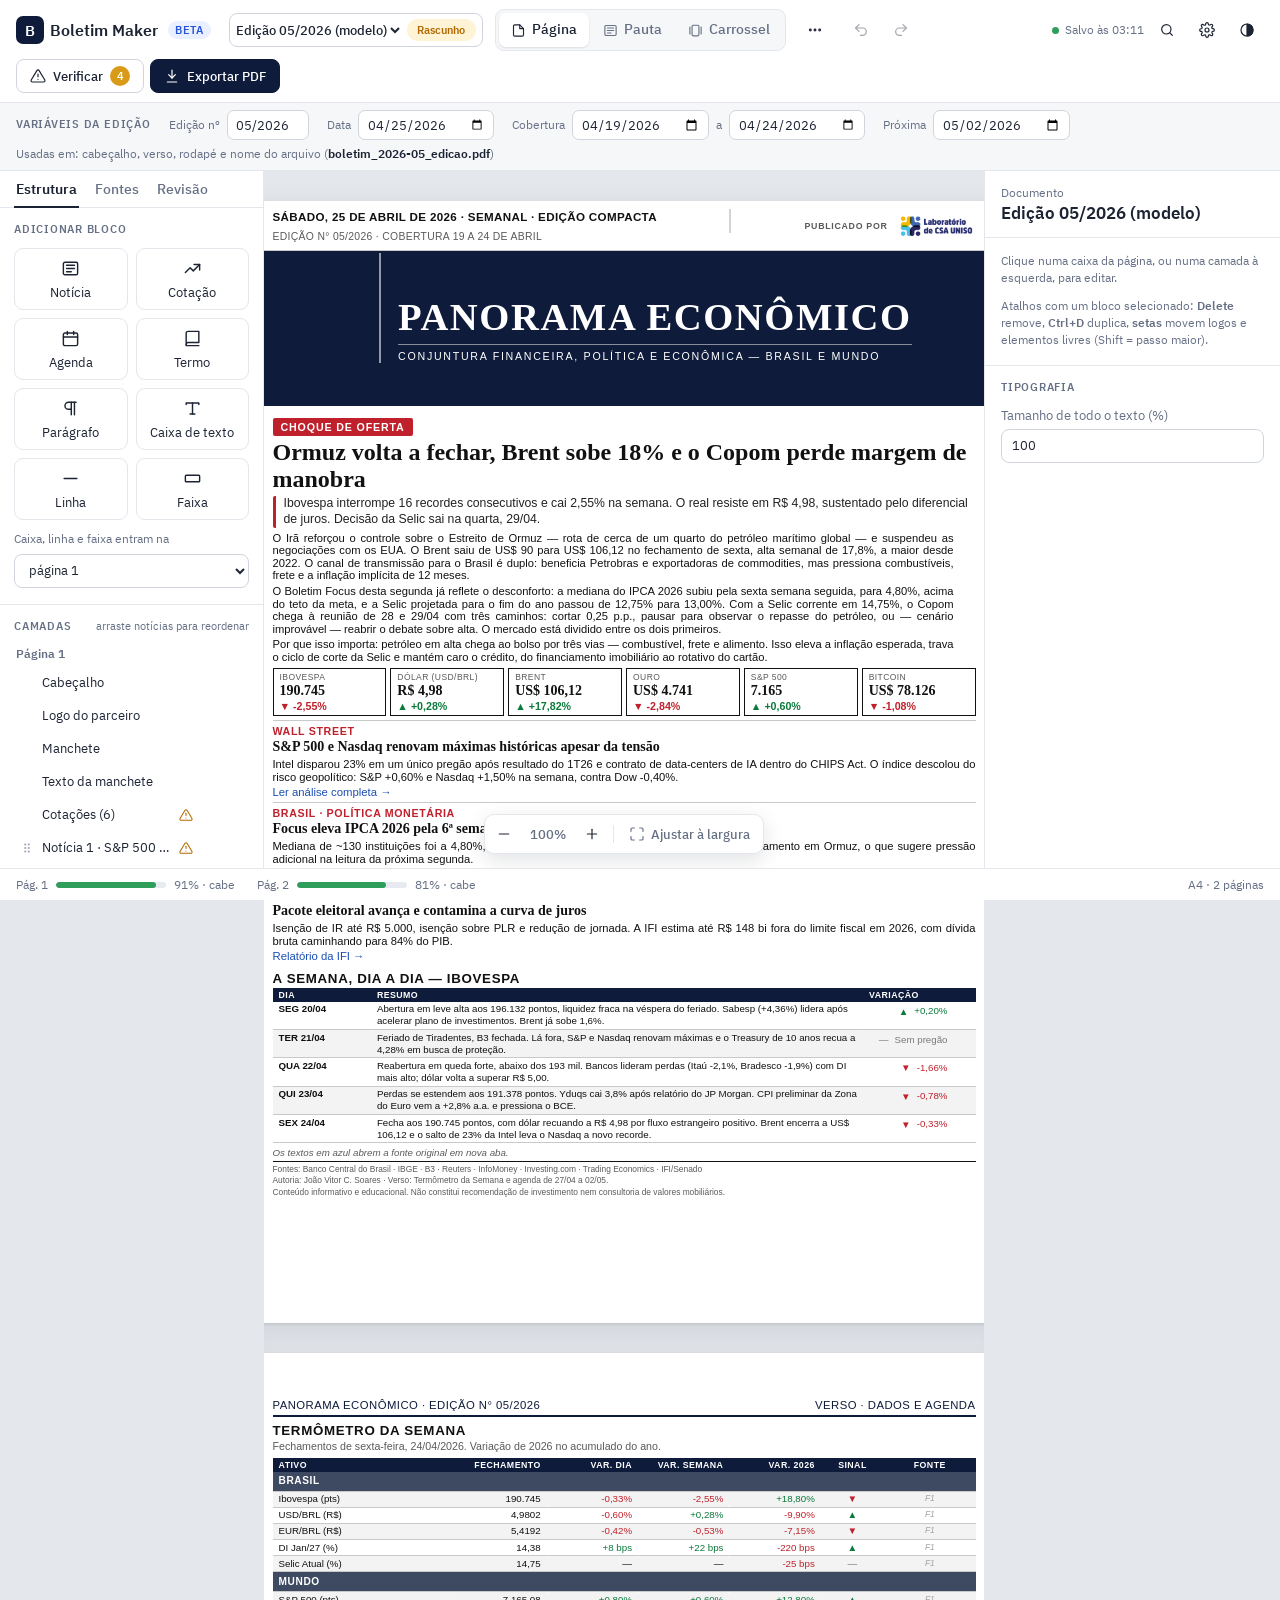
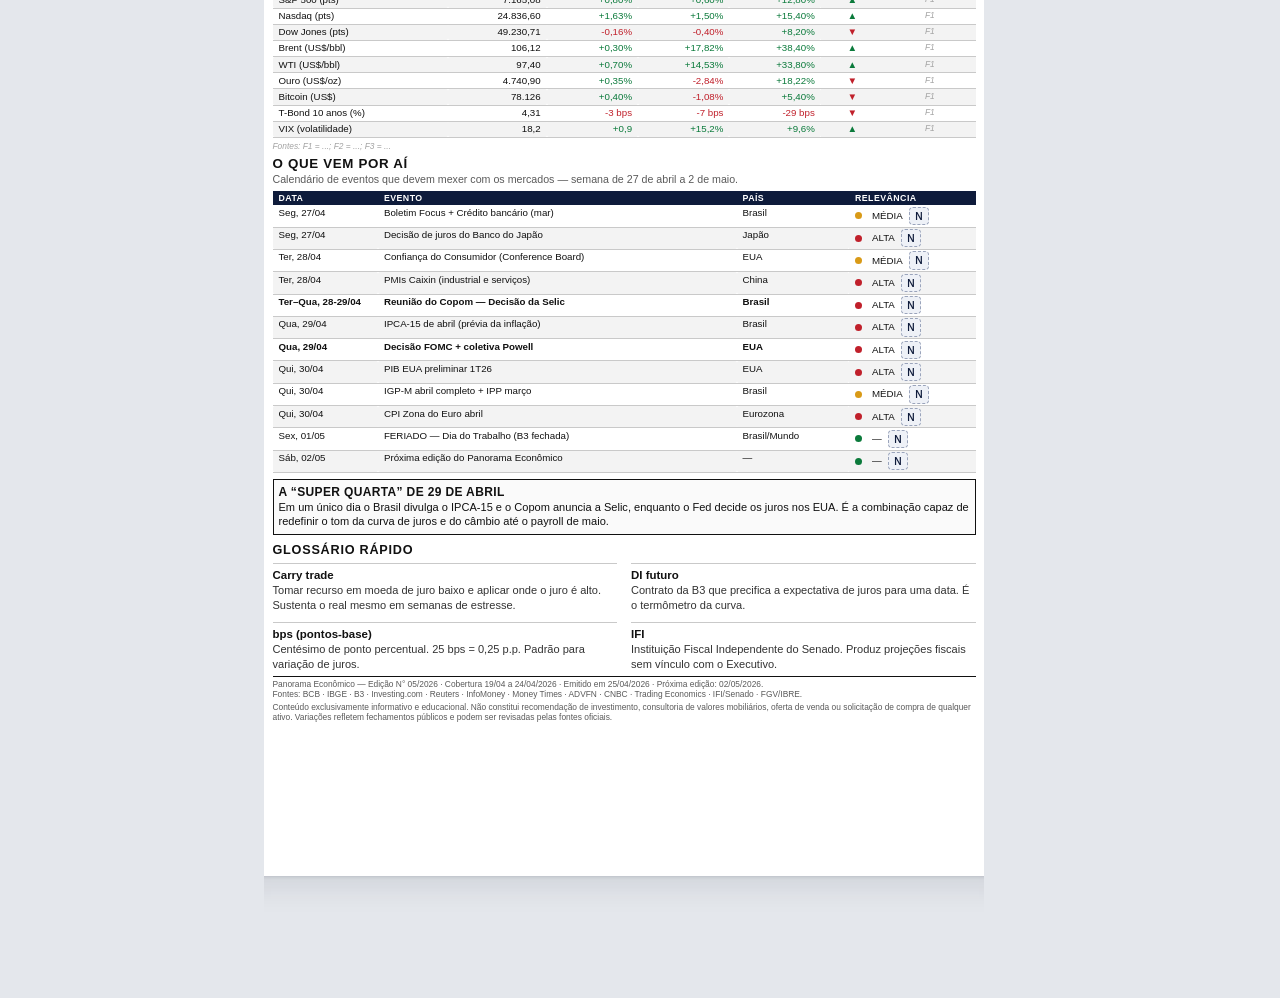
<file: index.html>
<!DOCTYPE html>
<html lang="pt-BR">
<head>
<meta charset="UTF-8">
<meta name="viewport" content="width=device-width, initial-scale=1.0">
<title>Boletim Maker</title>
<link rel="stylesheet" href="css/style.css">
</head>
<body>

  <!-- Ícones (SVG em traço) usados na interface: <svg class="ic"><use href="#i-nome"/></svg> -->
  <svg width="0" height="0" style="position:absolute" aria-hidden="true">
    <defs>
      <symbol id="i-undo" viewBox="0 0 24 24"><path d="M9 14 4 9l5-5"/><path d="M4 9h10.5a5.5 5.5 0 0 1 0 11H11"/></symbol>
      <symbol id="i-redo" viewBox="0 0 24 24"><path d="m15 14 5-5-5-5"/><path d="M20 9H9.5a5.5 5.5 0 0 0 0 11H13"/></symbol>
      <symbol id="i-more" viewBox="0 0 24 24"><circle cx="5" cy="12" r="1.3"/><circle cx="12" cy="12" r="1.3"/><circle cx="19" cy="12" r="1.3"/></symbol>
      <symbol id="i-alert" viewBox="0 0 24 24"><path d="M10.3 3.9 1.8 18a2 2 0 0 0 1.7 3h17a2 2 0 0 0 1.7-3L13.7 3.9a2 2 0 0 0-3.4 0z"/><path d="M12 9v4"/><path d="M12 17h.01"/></symbol>
      <symbol id="i-download" viewBox="0 0 24 24"><path d="M12 3v12"/><path d="m7 10 5 5 5-5"/><path d="M5 21h14"/></symbol>
      <symbol id="i-lock" viewBox="0 0 24 24"><rect x="5" y="11" width="14" height="10" rx="2"/><path d="M8 11V7a4 4 0 0 1 8 0v4"/></symbol>
      <symbol id="i-unlock" viewBox="0 0 24 24"><rect x="5" y="11" width="14" height="10" rx="2"/><path d="M8 11V7a4 4 0 0 1 7.5-2"/></symbol>
      <symbol id="i-up" viewBox="0 0 24 24"><path d="M12 19V5"/><path d="m6 11 6-6 6 6"/></symbol>
      <symbol id="i-down" viewBox="0 0 24 24"><path d="M12 5v14"/><path d="m6 13 6 6 6-6"/></symbol>
      <symbol id="i-copy" viewBox="0 0 24 24"><rect x="9" y="9" width="12" height="12" rx="2"/><path d="M5 15H4a2 2 0 0 1-2-2V4a2 2 0 0 1 2-2h9a2 2 0 0 1 2 2v1"/></symbol>
      <symbol id="i-trash" viewBox="0 0 24 24"><path d="M3 6h18"/><path d="M8 6V4h8v2"/><path d="m19 6-1 14H6L5 6"/><path d="M10 11v6"/><path d="M14 11v6"/></symbol>
      <symbol id="i-grip" viewBox="0 0 24 24"><circle cx="9" cy="6" r="1"/><circle cx="15" cy="6" r="1"/><circle cx="9" cy="12" r="1"/><circle cx="15" cy="12" r="1"/><circle cx="9" cy="18" r="1"/><circle cx="15" cy="18" r="1"/></symbol>
      <symbol id="i-gear" viewBox="0 0 24 24"><circle cx="12" cy="12" r="3"/><path d="M19.4 15a1.7 1.7 0 0 0 .3 1.8l.1.1a2 2 0 1 1-2.8 2.8l-.1-.1a1.7 1.7 0 0 0-1.8-.3 1.7 1.7 0 0 0-1 1.5V21a2 2 0 1 1-4 0v-.1a1.7 1.7 0 0 0-1.1-1.5 1.7 1.7 0 0 0-1.8.3l-.1.1a2 2 0 1 1-2.8-2.8l.1-.1a1.7 1.7 0 0 0 .3-1.8 1.7 1.7 0 0 0-1.5-1H3a2 2 0 1 1 0-4h.1a1.7 1.7 0 0 0 1.5-1.1 1.7 1.7 0 0 0-.3-1.8l-.1-.1a2 2 0 1 1 2.8-2.8l.1.1a1.7 1.7 0 0 0 1.8.3H9a1.7 1.7 0 0 0 1-1.5V3a2 2 0 1 1 4 0v.1a1.7 1.7 0 0 0 1 1.5 1.7 1.7 0 0 0 1.8-.3l.1-.1a2 2 0 1 1 2.8 2.8l-.1.1a1.7 1.7 0 0 0-.3 1.8V9a1.7 1.7 0 0 0 1.5 1H21a2 2 0 1 1 0 4h-.1a1.7 1.7 0 0 0-1.5 1z"/></symbol>
      <symbol id="i-search" viewBox="0 0 24 24"><circle cx="11" cy="11" r="7"/><path d="m20 20-3.5-3.5"/></symbol>
      <symbol id="i-note" viewBox="0 0 24 24"><path d="M20 11.5a7.5 7.5 0 0 1-11 6.6L4 19.5l1.4-4.3A7.5 7.5 0 1 1 20 11.5z"/><path d="M8.5 10h7M8.5 13h4.5"/></symbol>
      <symbol id="i-link" viewBox="0 0 24 24"><path d="M10 13a5 5 0 0 0 7.5.5l3-3a5 5 0 0 0-7-7l-1.5 1.5"/><path d="M14 11a5 5 0 0 0-7.5-.5l-3 3a5 5 0 0 0 7 7l1.5-1.5"/></symbol>
      <symbol id="i-news" viewBox="0 0 24 24"><rect x="3" y="4" width="18" height="16" rx="2"/><path d="M7 8h10"/><path d="M7 12h10"/><path d="M7 16h6"/></symbol>
      <symbol id="i-chart" viewBox="0 0 24 24"><path d="m3 17 6-6 4 4 8-8"/><path d="M14 7h7v7"/></symbol>
      <symbol id="i-calendar" viewBox="0 0 24 24"><rect x="3" y="5" width="18" height="16" rx="2"/><path d="M16 3v4"/><path d="M8 3v4"/><path d="M3 10h18"/></symbol>
      <symbol id="i-book" viewBox="0 0 24 24"><path d="M4 19.5A2.5 2.5 0 0 1 6.5 17H20V3H6.5A2.5 2.5 0 0 0 4 5.5z"/><path d="M4 19.5V21h16"/></symbol>
      <symbol id="i-paragraph" viewBox="0 0 24 24"><path d="M13 4v16"/><path d="M17 4v16"/><path d="M19 4H9.5a4.5 4.5 0 0 0 0 9H13"/></symbol>
      <symbol id="i-line" viewBox="0 0 24 24"><path d="M4 12h16"/></symbol>
      <symbol id="i-band" viewBox="0 0 24 24"><rect x="3" y="8" width="18" height="8" rx="1"/></symbol>
      <symbol id="i-text" viewBox="0 0 24 24"><path d="M4 7V5h16v2"/><path d="M12 5v14"/><path d="M9 19h6"/></symbol>
      <symbol id="i-panels" viewBox="0 0 24 24"><rect x="3" y="4" width="18" height="16" rx="2"/><path d="M9 4v16"/><path d="M15 4v16"/></symbol>
      <symbol id="i-minus" viewBox="0 0 24 24"><path d="M5 12h14"/></symbol>
      <symbol id="i-plus" viewBox="0 0 24 24"><path d="M12 5v14"/><path d="M5 12h14"/></symbol>
      <symbol id="i-image" viewBox="0 0 24 24"><rect x="3" y="5" width="18" height="14" rx="2"/><circle cx="9" cy="10" r="2"/><path d="m21 16-5-5-8 8"/></symbol>
      <symbol id="i-upload" viewBox="0 0 24 24"><path d="M12 16V4"/><path d="m7 9 5-5 5 5"/><path d="M5 20h14"/></symbol>
      <symbol id="i-move" viewBox="0 0 24 24"><path d="M12 3v18"/><path d="M3 12h18"/><path d="m9 6 3-3 3 3"/><path d="m9 18 3 3 3-3"/><path d="m6 9-3 3 3 3"/><path d="m18 9 3 3-3 3"/></symbol>
      <symbol id="i-reset" viewBox="0 0 24 24"><path d="M3 12a9 9 0 1 0 3-6.7L3 8"/><path d="M3 3v5h5"/></symbol>
      <symbol id="i-edit" viewBox="0 0 24 24"><path d="M17 3l4 4L8 20H4v-4z"/></symbol>
      <symbol id="i-file" viewBox="0 0 24 24"><path d="M14 3H6a2 2 0 0 0-2 2v14a2 2 0 0 0 2 2h12a2 2 0 0 0 2-2V9z"/><path d="M14 3v6h6"/></symbol>
      <symbol id="i-save" viewBox="0 0 24 24"><path d="M5 3h11l5 5v11a2 2 0 0 1-2 2H5a2 2 0 0 1-2-2V5a2 2 0 0 1 2-2z"/><path d="M7 3v5h8"/><path d="M7 21v-7h10v7"/></symbol>
      <symbol id="i-fit" viewBox="0 0 24 24"><path d="M3 8V5a2 2 0 0 1 2-2h3"/><path d="M16 3h3a2 2 0 0 1 2 2v3"/><path d="M21 16v3a2 2 0 0 1-2 2h-3"/><path d="M8 21H5a2 2 0 0 1-2-2v-3"/></symbol>
      <symbol id="i-check" viewBox="0 0 24 24"><path d="m5 12 5 5L20 7"/></symbol>
      <symbol id="i-eye" viewBox="0 0 24 24"><path d="M2 12s3.5-7 10-7 10 7 10 7-3.5 7-10 7S2 12 2 12z"/><circle cx="12" cy="12" r="3"/></symbol>
      <symbol id="i-eye-off" viewBox="0 0 24 24"><path d="M9.9 4.2A10.8 10.8 0 0 1 12 4c6.5 0 10 8 10 8a17 17 0 0 1-2.2 3.2"/><path d="M6.6 6.6A17 17 0 0 0 2 12s3.5 8 10 8a10 10 0 0 0 5.4-1.6"/><path d="M14.1 14.1a3 3 0 0 1-4.2-4.2"/><path d="m2 2 20 20"/></symbol>
      <symbol id="i-sun" viewBox="0 0 24 24"><circle cx="12" cy="12" r="4"/><path d="M12 2v2"/><path d="M12 20v2"/><path d="m4.9 4.9 1.4 1.4"/><path d="m17.7 17.7 1.4 1.4"/><path d="M2 12h2"/><path d="M20 12h2"/><path d="m4.9 19.1 1.4-1.4"/><path d="m17.7 6.3 1.4-1.4"/></symbol>
      <symbol id="i-moon" viewBox="0 0 24 24"><path d="M21 12.8A9 9 0 1 1 11.2 3a7 7 0 0 0 9.8 9.8z"/></symbol>
      <symbol id="i-auto" viewBox="0 0 24 24"><circle cx="12" cy="12" r="9"/><path d="M12 3v18a9 9 0 0 0 0-18z" style="fill:currentColor"/></symbol>
      <symbol id="i-slides" viewBox="0 0 24 24"><rect x="6.5" y="3.5" width="11" height="17" rx="2"/><path d="M3 6.5v11"/><path d="M21 6.5v11"/></symbol>
    </defs>
  </svg>

  <header class="toolbar no-print" id="toolbar">
    <div class="tb-row">
      <div class="tb-group">
        <span class="brand-mark" aria-hidden="true">B</span>
        <strong class="brand-mini">Boletim Maker</strong>
        <span class="version-chip" id="versionChip" title="Versão 1.6.0-beta">Beta</span>
      </div>
      <div class="tb-group edition-picker">
        <select id="editionSelect" title="Edição atual" aria-label="Edição atual"></select>
        <select id="editionStatus" class="status-pill" title="Status da edição (não aparece no PDF)" aria-label="Status da edição">
          <option value="rascunho">Rascunho</option>
          <option value="pendente">Pendente</option>
          <option value="aprovado">Aprovado</option>
        </select>
      </div>
      <div class="tb-group modo-seg" role="group" aria-label="Modo de trabalho">
        <button type="button" class="modo-btn is-active" data-modo="pagina" aria-pressed="true" title="Editar a página do boletim"><svg class="ic"><use href="#i-file"/></svg>Página</button>
        <button type="button" class="modo-btn" data-modo="pauta" aria-pressed="false" title="Pauta da semana: matérias coletadas e agrupadas por tema (Ctrl+Alt+P)"><svg class="ic"><use href="#i-news"/></svg>Pauta <span class="tab-count" id="pautaCount"></span></button>
        <button type="button" class="modo-btn" data-modo="carrossel" aria-pressed="false" title="Carrossel do Instagram: slides montados a partir da edição, editáveis e exportados em PNG (Ctrl+Alt+C)"><svg class="ic"><use href="#i-slides"/></svg>Carrossel</button>
      </div>
      <div class="tb-group menu-wrap">
        <button id="btnMenu" class="icon-btn" title="Mais ações" aria-label="Mais ações" aria-haspopup="true" aria-expanded="false"><svg class="ic"><use href="#i-more"/></svg></button>
        <div class="menu" id="mainMenu" role="menu" hidden>
          <button role="menuitem" id="btnNewEdition" title="Cria uma edição a partir do padrão definido (ou em branco)"><svg class="ic"><use href="#i-file"/></svg>Nova edição</button>
          <button role="menuitem" id="btnNextEdition" title="Cria a edição da semana seguinte: número +1, datas +7 dias, mesmo layout"><svg class="ic"><use href="#i-calendar"/></svg>Próxima edição…</button>
          <button role="menuitem" id="btnDuplicate" title="Duplica a edição atual (ideal para a próxima semana)"><svg class="ic"><use href="#i-copy"/></svg>Duplicar</button>
          <button role="menuitem" id="btnRename"><svg class="ic"><use href="#i-edit"/></svg>Renomear…</button>
          <button role="menuitem" id="btnDelete" class="danger"><svg class="ic"><use href="#i-trash"/></svg>Excluir…</button>
          <div class="menu-sep"></div>
          <button role="menuitem" id="btnImportJson" title="Carregar uma edição ou um backup completo (.json)"><svg class="ic"><use href="#i-upload"/></svg>Importar JSON…</button>
          <input type="file" id="importFileInput" accept="application/json" hidden>
          <button role="menuitem" id="btnExportJson" title="Salvar a edição como arquivo .json"><svg class="ic"><use href="#i-download"/></svg>Exportar JSON</button>
          <button role="menuitem" id="btnBackupAll" title="Todas as edições, o padrão e os canais num arquivo só (restaure em Importar JSON)"><svg class="ic"><use href="#i-save"/></svg>Backup completo</button>
          <div class="menu-sep"></div>
          <button role="menuitem" id="btnThermoCalc" title="Calcula as variações do Termômetro da Semana a partir do fechamento e das bases (ou da sua planilha)"><svg class="ic"><use href="#i-chart"/></svg>Calculadora do termômetro…</button>
          <div class="menu-sep"></div>
          <button role="menuitem" id="btnSetDefault" title="Usa a edição atual como ponto de partida de toda nova edição"><svg class="ic"><use href="#i-save"/></svg>Definir como padrão</button>
          <button role="menuitem" id="btnClearDefault" title="Volta 'Nova edição' a criar em branco"><svg class="ic"><use href="#i-reset"/></svg>Padrão original</button>
          <button role="menuitem" id="btnCleanAssets" title="Apaga do armazenamento online as imagens que nenhuma edição usa mais" hidden><svg class="ic"><use href="#i-image"/></svg>Limpar imagens sem uso…</button>
          <div class="menu-sep"></div>
          <label class="menu-check"><input type="checkbox" id="chkLockAll"> Travar tudo (bloqueia mover e redimensionar)</label>
          <button role="menuitem" id="btnToggleSidebar" title="Esconde os painéis laterais para ver só a página"><svg class="ic"><use href="#i-panels"/></svg>Ocultar painéis</button>
        </div>
      </div>
      <div class="tb-group">
        <button id="btnUndo" class="icon-btn" title="Desfazer (Ctrl+Z)" aria-label="Desfazer"><svg class="ic"><use href="#i-undo"/></svg></button>
        <button id="btnRedo" class="icon-btn" title="Refazer (Ctrl+Shift+Z)" aria-label="Refazer"><svg class="ic"><use href="#i-redo"/></svg></button>
      </div>
      <div class="tb-spacer"></div>
      <div class="tb-group">
        <span id="reviewBanner" class="review-banner" hidden title="Você pode ler tudo e deixar observações; o texto só o autor altera">Modo revisão</span>
        <span id="saveStatus" class="save-status"></span>
        <button id="btnAcervo" class="icon-btn" title="Acervo de matérias: busca em todas as edições (F6)" aria-label="Acervo de matérias"><svg class="ic"><use href="#i-search"/></svg></button>
        <span class="settings-btn-wrap"><button id="btnSettings" class="icon-btn" title="Configurações e atalhos (Ctrl+,)" aria-label="Configurações"><svg class="ic"><use href="#i-gear"/></svg></button><span class="settings-badge" id="pedidosBadge" hidden></span></span>
        <button id="btnTheme" class="icon-btn" title="Tema do editor" aria-label="Tema do editor"><svg class="ic"><use href="#i-auto"/></svg></button>
      </div>
      <div class="tb-group">
        <button id="btnCheck" class="btn-check" title="Confere estouro de página, campos vazios, links das notícias, números dos cards e variáveis da edição"><svg class="ic"><use href="#i-alert"/></svg>Verificar <span class="check-badge" id="checkBadge" hidden></span></button>
        <button id="btnPrint" class="primary" title="Mostra a verificação e depois gera o PDF"><svg class="ic"><use href="#i-download"/></svg><span id="btnPrintLabel">Exportar PDF</span></button>
      </div>
    </div>

    <!-- Variáveis da edição: digitadas uma vez, usadas no cabeçalho, verso,
         rodapé e nome do PDF -->
    <div class="vars-bar" id="varsBar">
      <span class="vars-title">Variáveis da edição</span>
      <label class="vars-field">Edição nº <input type="text" id="varEdicao" data-var-field="edicao" placeholder="05/2026" size="7"></label>
      <label class="vars-field">Data <input type="date" id="varData" data-var-field="data"></label>
      <span class="vars-field vars-cob"><span class="vars-rot">Cobertura</span>
        <input type="date" id="varCobIni" data-var-field="coberturaInicio" aria-label="Início da cobertura">
        <span class="vars-a">a</span>
        <input type="date" id="varCobFim" data-var-field="coberturaFim" aria-label="Fim da cobertura">
      </span>
      <label class="vars-field">Próxima <input type="date" id="varProxima" data-var-field="proxima"></label>
      <span class="vars-hint" id="varsHint"></span>
      <button type="button" id="btnVarsAutoAll" class="vars-auto-all" hidden></button>
    </div>
  </header>

  <div class="app-body">
    <!-- Painel esquerdo: estrutura (adicionar blocos + camadas) -->
    <aside class="side-panel left-panel no-print" id="structurePanel" aria-label="Estrutura">
      <div class="panel-tabs" role="tablist">
        <button type="button" class="panel-tab is-active" role="tab" id="tabBtnEstrutura" data-tab="estrutura" aria-selected="true">Estrutura</button>
        <button type="button" class="panel-tab" role="tab" id="tabBtnFontes" data-tab="fontes" aria-selected="false">Fontes <span class="tab-count" id="sourcesCount"></span></button>
        <button type="button" class="panel-tab" role="tab" id="tabBtnRevisao" data-tab="revisao" aria-selected="false">Revisão <span class="tab-count tab-count-notes" id="notasCount"></span></button>
      </div>
      <div id="tabRevisao" class="tab-pane" role="tabpanel" hidden>
        <div class="panel-section">
          <div class="sources-head">
            <span class="sources-title">Observações de revisão</span>
            <button type="button" class="prop-btn" id="btnNotaGeral"><svg class="ic"><use href="#i-note"/></svg>Geral</button>
          </div>
          <p class="prop-note" style="margin:0 0 10px">Aparecem só no editor, nunca no PDF. Para comentar um trecho, selecione o texto na página e use <svg class="ic"><use href="#i-note"/></svg> na barrinha; para um bloco, use o mesmo ícone na barra do bloco.</p>
          <div id="notasList" class="notas-list"></div>
        </div>
      </div>
      <div id="tabFontes" class="tab-pane" role="tabpanel" hidden>
        <div class="panel-section">
          <div class="sources-head">
            <span class="sources-title" id="sourcesTitle">Fontes da edição</span>
            <button type="button" class="prop-btn primary-btn" data-action="add-source"><svg class="ic"><use href="#i-plus"/></svg>Adicionar fonte</button>
          </div>
          <div id="sourcesList" class="sources-list"></div>
        </div>
        <div class="panel-section">
          <div class="panel-label">Rodapé de fontes (verso)</div>
          <label class="add-page">Formato
            <select id="refFormat" title="Formato das referências no rodapé do verso">
              <option value="simples">Simples</option>
              <option value="abnt">ABNT NBR 6023 (a confirmar)</option>
            </select>
          </label>
          <p class="prop-note" style="margin-top:10px">Simples: "[1] Veículo · Título · data · site". O rodapé do verso é montado a partir desta lista; na notícia aparece só o selo "[n] Veículo · data", com o link.</p>
        </div>
        <div class="panel-section">
          <div class="sources-head">
            <span class="sources-title">Canais de referência <span class="canais-count" id="canaisCount"></span></span>
            <span class="canais-acoes">
              <button type="button" class="prop-btn" data-action="add-canal"><svg class="ic"><use href="#i-plus"/></svg>Canal</button>
              <button type="button" class="prop-btn" id="btnExportCanais" title="Exportar os canais validados para a coleta da Pauta (coleta/canais.json)"><svg class="ic"><use href="#i-download"/></svg>Coleta</button>
            </span>
          </div>
          <p class="prop-note" style="margin:0 0 10px">Veículos que o boletim cita, válidos para todas as edições. Ao colar um link numa fonte, o veículo é preenchido pelo canal do domínio. O número antes do nome é a prioridade na Pauta; "Coleta" envia os canais validados para a busca automática.</p>
          <div id="canaisList" class="canais-list"></div>
        </div>
      </div>
      <div id="tabEstrutura" class="tab-pane" role="tabpanel">
      <div class="panel-section add-section">
        <div class="panel-label">Adicionar bloco</div>
        <div class="add-grid">
          <button data-action="add-column"><svg class="ic"><use href="#i-news"/></svg>Notícia</button>
          <button data-action="add-ticker"><svg class="ic"><use href="#i-chart"/></svg>Cotação</button>
          <button data-action="add-calendar-row"><svg class="ic"><use href="#i-calendar"/></svg>Agenda</button>
          <button data-action="add-glossary-item"><svg class="ic"><use href="#i-book"/></svg>Termo</button>
          <button data-action="add-paragraph"><svg class="ic"><use href="#i-paragraph"/></svg>Parágrafo</button>
          <button id="btnAddText"><svg class="ic"><use href="#i-text"/></svg>Caixa de texto</button>
          <button id="btnAddLine"><svg class="ic"><use href="#i-line"/></svg>Linha</button>
          <button id="btnAddBand"><svg class="ic"><use href="#i-band"/></svg>Faixa</button>
        </div>
        <label class="add-page">Caixa, linha e faixa entram na
          <select id="freeElPageSelect" title="Página onde adicionar o elemento livre">
            <option value="1">página 1</option>
            <option value="2">página 2</option>
          </select>
        </label>
      </div>
      <div class="panel-section layers-section">
        <div class="panel-label layers-head"><span>Camadas</span><span class="panel-hint">arraste notícias para reordenar</span></div>
        <div id="layersList" class="layers"></div>
      </div>
      </div>
    </aside>

    <div class="workspace-scale-wrap" id="workspaceScaleWrap">
      <div class="workspace" id="workspace">
        <div class="page-wrap">
          <div class="page" id="page1"></div>
          <div class="page-overflow-badge no-print" id="page1Overflow" hidden></div>
        </div>
        <div class="page-wrap">
          <div class="page" id="page2"></div>
          <div class="page-overflow-badge no-print" id="page2Overflow" hidden></div>
        </div>
      </div>
    </div>

    <!-- Painel direito: propriedades do item selecionado -->
    <aside class="side-panel inspector no-print" id="inspector" aria-label="Propriedades">
      <div class="inspector-selection" id="inspectorSelection"></div>
    </aside>
  </div>

  <!-- Zoom flutuante sobre a página -->
  <!-- Pauta da semana: matérias coletadas pelo GitHub Actions (coleta/coletar.mjs) e agrupadas por tema -->
  <section id="pautaView" class="pauta-view no-print" hidden aria-label="Pauta da semana">
    <div class="pauta-col pauta-pesquisa" id="pautaPesquisa"></div>
    <div class="pauta-col pauta-temas">
      <div class="pauta-head"><h2>Temas da semana</h2><span class="tab-count" id="pautaTemasCount"></span></div>
      <div id="pautaTemas" class="pauta-lista"></div>
    </div>
    <div class="pauta-col pauta-detalhe" id="pautaDetalhe"></div>
    <input type="file" id="pautaImport" accept="application/json,.json" hidden>
  </section>

  <!-- Carrossel do Instagram: slides 1080×1350 montados a partir da edição (js/app.js, seção "Carrossel") -->
  <section id="carrosselView" class="cs-view no-print" hidden aria-label="Carrossel do Instagram">
    <div class="cs-col cs-col-lista">
      <div class="pauta-head"><h2>Slides</h2><span class="tab-count" id="csCount"></span></div>
      <div id="csLista" class="cs-lista"></div>
      <div class="cs-add">
        <select id="csNovoTipo" aria-label="Tipo do novo slide"></select>
        <button type="button" class="check-btn" data-cs-act="adicionar" title="Adicionar um slide depois do selecionado"><svg class="ic"><use href="#i-plus"/></svg>Slide</button>
      </div>
    </div>
    <div class="cs-palco" id="csPalco" aria-label="Slide selecionado"></div>
    <div class="cs-col cs-painel" id="csPainel"></div>
  </section>

  <div class="zoom-bar no-print" id="zoomBar">
    <button id="btnZoomOut" class="icon-btn" title="Diminuir zoom (ou Ctrl+roda do mouse)" aria-label="Diminuir zoom"><svg class="ic"><use href="#i-minus"/></svg></button>
    <button id="btnZoomReset" class="zoom-level" title="Voltar para 100%"><span id="zoomLevel">100%</span></button>
    <button id="btnZoomIn" class="icon-btn" title="Aumentar zoom (ou Ctrl+roda do mouse)" aria-label="Aumentar zoom"><svg class="ic"><use href="#i-plus"/></svg></button>
    <span class="zoom-sep"></span>
    <button id="btnZoomFit" class="zoom-fit" title="Ajustar a página à largura disponível"><svg class="ic"><use href="#i-fit"/></svg>Ajustar à largura</button>
  </div>

  <!-- Barra de status: uso de cada página -->
  <footer class="status-bar no-print" id="statusBar">
    <div class="status-pages">
      <span class="status-page" id="statusPage1"></span>
      <span class="status-page" id="statusPage2"></span>
    </div>
    <span class="status-right">A4 · 2 páginas</span>
  </footer>

  <!-- Mini barra do bloco selecionado (subir, descer, travar, duplicar, remover) -->
  <div class="block-toolbar no-print" id="blockToolbar" hidden></div>

  <!-- Aviso temporário -->
  <div class="toast no-print" id="toast" role="status" aria-live="polite" hidden></div>

  <div id="textFormatBubble" class="text-format-bubble no-print" hidden>
    <button type="button" id="bubbleBold" class="bubble-style-btn" style="font-weight:700;" title="Negrito (trecho selecionado)">N</button>
    <button type="button" id="bubbleItalic" class="bubble-style-btn" style="font-style:italic;" title="Itálico (trecho selecionado)">I</button>
    <button type="button" id="bubbleUnderline" class="bubble-style-btn" style="text-decoration:underline;" title="Sublinhado (trecho selecionado)">S</button>
    <input type="color" id="bubbleColor" title="Cor do trecho selecionado">
    <select id="bubbleFont" title="Fonte do trecho selecionado">
      <option value="">Fonte do trecho…</option>
      <option value="Arial, Helvetica, sans-serif">Arial</option>
      <option value="Georgia, 'Times New Roman', serif">Georgia</option>
      <option value="'Courier New', monospace">Courier</option>
    </select>
    <button type="button" id="bubbleLink" class="bubble-style-btn" title="Inserir link no trecho selecionado" aria-label="Inserir link"><svg class="ic"><use href="#i-link"/></svg></button>
    <button type="button" id="bubbleNote" class="bubble-style-btn bubble-note" title="Observação de revisão sobre este trecho (só no editor)" aria-label="Observação sobre o trecho"><svg class="ic"><use href="#i-note"/></svg></button>
    <span id="bubbleLinkRow" class="bubble-link-row" hidden>
      <input type="url" id="bubbleLinkUrl" placeholder="Colar link (URL)…">
      <button type="button" id="bubbleLinkApply" class="bubble-style-btn bubble-text-btn" title="Aplicar link">OK</button>
      <button type="button" id="bubbleUnlink" class="bubble-style-btn bubble-text-btn" title="Remover link do trecho" hidden>Remover</button>
    </span>
  </div>

  <!-- Caixa de diálogo própria (confirmar / avisar / pedir um nome) — no
       Artifact do claude.ai, confirm()/alert()/prompt() do navegador não
       aparecem. -->
  <div id="appDialog" class="app-dialog no-print" hidden>
    <div class="app-dialog-box" role="dialog" aria-modal="true" aria-labelledby="appDialogMsg">
      <div id="appDialogMsg" class="app-dialog-msg"></div>
      <input type="text" id="appDialogInput" class="app-dialog-input" hidden>
      <div class="app-dialog-actions">
        <button type="button" id="appDialogCancel">Cancelar</button>
        <button type="button" id="appDialogOk" class="primary">OK</button>
      </div>
    </div>
  </div>

  <!-- Verificação antes do PDF (Fase 3) — conteúdo montado pelo JS -->
  <div id="checkDialog" class="app-dialog no-print" hidden>
    <div class="check-box" role="dialog" aria-modal="true" aria-labelledby="checkTitle">
      <div class="check-head">
        <h2 id="checkTitle" class="check-title">Antes de exportar o PDF</h2>
        <p id="checkSummary" class="check-summary"></p>
      </div>
      <ul id="checkList" class="check-list"></ul>
      <div class="check-foot">
        <p id="checkNote" class="check-note"></p>
        <div class="check-foot-actions">
          <button type="button" id="checkClose" class="check-btn">Fechar</button>
          <button type="button" id="checkExport" class="check-btn"></button>
          <button type="button" id="checkFix" class="check-btn primary">Corrigir pendências</button>
        </div>
      </div>
    </div>
  </div>

  <!-- Configurações pessoais e atalhos de teclado -->
  <div id="settingsDialog" class="app-dialog no-print" hidden>
    <div class="check-box settings-box" role="dialog" aria-modal="true" aria-labelledby="settingsTitle">
      <div class="check-head">
        <h2 id="settingsTitle" class="check-title">Configurações</h2>
        <div class="settings-tabs" role="tablist">
          <button type="button" role="tab" data-settings-aba="atalhos">Atalhos de teclado</button>
          <button type="button" role="tab" data-settings-aba="interface">Interface</button>
          <button type="button" role="tab" data-settings-aba="conta" hidden>Conta</button>
          <button type="button" role="tab" data-settings-aba="acesso" hidden>Acesso</button>
          <button type="button" role="tab" data-settings-aba="integracoes">Integrações</button>
        </div>
      </div>
      <p id="settingsMsg" class="calc-msg" aria-live="polite"></p>
      <div id="settingsBody" class="settings-body"></div>
      <div class="check-foot">
        <p class="check-note">Para mudar um atalho, clique em Alterar e pressione a combinação nova.</p>
        <div class="check-foot-actions">
          <button type="button" id="settingsReset" class="check-btn">Restaurar padrão</button>
          <button type="button" id="settingsClose" class="check-btn primary">Fechar</button>
        </div>
      </div>
    </div>
  </div>

  <!-- Acervo: busca em todas as edições -->
  <div id="acervoDialog" class="app-dialog no-print" hidden>
    <div class="check-box acervo-box" role="dialog" aria-modal="true" aria-labelledby="acervoTitle">
      <div class="check-head">
        <h2 id="acervoTitle" class="check-title">Acervo de matérias</h2>
        <p class="check-summary" id="acervoTotal"></p>
        <div class="acervo-filtros">
          <input type="search" id="acervoBusca" placeholder="Buscar por palavra, ativo, veículo… (ex.: Selic Copom)" aria-label="Buscar no acervo">
          <select id="acervoTipo" aria-label="Tipo"><option value="">Tudo</option><option value="noticia">Notícias</option><option value="manchete">Manchetes</option><option value="glossario">Glossário</option></select>
          <select id="acervoAno" aria-label="Ano"></select>
          <select id="acervoTag" aria-label="Editoria"></select>
        </div>
        <p class="check-summary" id="acervoResumo" aria-live="polite"></p>
      </div>
      <ul id="acervoLista" class="acervo-lista"></ul>
      <div class="check-foot">
        <p class="check-note">Todas as edições salvas formam o acervo. Exporte o resultado para abrir no Excel.</p>
        <div class="check-foot-actions">
          <button type="button" id="acervoCsv" class="check-btn">Exportar planilha (.csv)</button>
          <button type="button" id="acervoClose" class="check-btn primary">Fechar</button>
        </div>
      </div>
    </div>
  </div>

  <!-- Gerenciar as pautas geradas (apagar erradas ou antigas do repositório) -->
  <div id="pautasDialog" class="app-dialog no-print" hidden>
    <div class="check-box pautas-box" role="dialog" aria-modal="true" aria-labelledby="pautasTitle">
      <div class="check-head">
        <h2 id="pautasTitle" class="check-title">Pautas geradas</h2>
        <p class="check-summary" id="pautasResumo"></p>
        <div class="pautas-sel">
          <button type="button" class="check-link" data-pautas-act="limpeza">Selecionar repetidas e antigas</button>
          <button type="button" class="check-link" data-pautas-act="buscas">Selecionar as buscas</button>
          <button type="button" class="check-link" data-pautas-act="nenhuma">Limpar seleção</button>
        </div>
      </div>
      <ul id="pautasLista" class="pautas-lista"></ul>
      <div class="check-foot">
        <p class="check-note" id="pautasNota"></p>
        <div class="check-foot-actions">
          <button type="button" id="pautasFechar" class="check-btn">Fechar</button>
          <button type="button" id="pautasApagar" class="check-btn danger-btn" disabled>Apagar selecionadas</button>
        </div>
      </div>
    </div>
  </div>

  <!-- Calculadora do termômetro (mesma conta da planilha de cotações) -->
  <div id="calcDialog" class="app-dialog no-print" hidden>
    <div class="check-box calc-box" role="dialog" aria-modal="true" aria-labelledby="calcTitle">
      <div class="check-head calc-head">
        <div>
          <h2 id="calcTitle" class="check-title">Calculadora do termômetro</h2>
          <p class="check-summary">Fechamento e bases de cada ativo. Preço: variação % (fechamento ÷ base − 1). Taxa: diferença em bps.</p>
        </div>
        <div class="calc-tools">
          <label class="check-btn calc-file"><svg class="ic"><use href="#i-upload"/></svg>Importar planilha (.xlsx)<input type="file" id="calcXlsx" accept=".xlsx,application/vnd.openxmlformats-officedocument.spreadsheetml.sheet" hidden></label>
          <button type="button" id="calcPasteBtn" class="check-btn">Colar do Excel</button>
        </div>
      </div>
      <div id="calcPaste" class="calc-paste" hidden>
        <textarea id="calcPasteText" rows="4" placeholder="No Excel, selecione as linhas dos ativos (da coluna Índice até Fontes), copie e cole aqui."></textarea>
        <button type="button" id="calcPasteApply" class="check-btn primary">Preencher</button>
      </div>
      <p id="calcMsg" class="calc-msg" aria-live="polite"></p>
      <div class="calc-scroll"><table id="calcTable" class="calc-table"></table></div>
      <div class="check-foot">
        <div class="calc-opts">
          <label class="calc-date">Data do fechamento <input type="date" id="calcDate"></label>
          <label class="prop-check"><input type="checkbox" id="calcTicker" checked> Atualizar também os cards de cotação da página 1</label>
        </div>
        <div class="check-foot-actions">
          <button type="button" id="calcClose" class="check-btn">Fechar</button>
          <button type="button" id="calcApply" class="check-btn primary">Aplicar ao boletim</button>
        </div>
      </div>
    </div>
  </div>

  <!-- Pré-visualização do PDF gerado (versão online), antes de baixar -->
  <div id="pdfPreview" class="app-dialog no-print" hidden>
    <div class="pdf-preview-box" role="dialog" aria-modal="true" aria-labelledby="pdfPreviewTitle">
      <div class="pdf-preview-head">
        <div>
          <h2 id="pdfPreviewTitle" class="check-title">Pré-visualização do PDF</h2>
          <p id="pdfPreviewInfo" class="check-summary"></p>
        </div>
        <button type="button" id="pdfPreviewClose" class="icon-btn pdf-preview-x" title="Fechar sem baixar" aria-label="Fechar sem baixar"><svg class="ic"><use href="#i-plus"/></svg></button>
      </div>
      <div id="pdfPreviewPages" class="pdf-preview-pages"></div>
      <div class="check-foot">
        <p class="check-note">Confira as páginas. Ao baixar, o claude.ai ainda pede a confirmação final do download.</p>
        <div class="check-foot-actions">
          <button type="button" id="pdfPreviewCancel" class="check-btn">Cancelar</button>
          <button type="button" id="pdfPreviewDownload" class="check-btn primary">Baixar PDF</button>
        </div>
      </div>
    </div>
  </div>

  <div id="cloudOverlay" class="cloud-overlay no-print" hidden>
    <div class="cloud-overlay-box">Carregando suas edições…</div>
  </div>

  <!-- Tela de entrada da plataforma própria (Firebase): link por e-mail ou Google -->
  <div id="loginScreen" class="login-screen no-print" hidden>
    <div class="login-box" role="dialog" aria-modal="true" aria-labelledby="loginTitle">
      <span class="brand-mark login-mark" aria-hidden="true">B</span>
      <h1 id="loginTitle" class="login-title">Boletim Maker</h1>
      <p id="loginMsg" class="login-msg" aria-live="polite"></p>
      <form id="loginForm" class="login-form">
        <input type="email" id="loginEmail" required autocomplete="email" placeholder="seu@email.com" aria-label="Seu e-mail">
        <button type="submit" class="check-btn primary">Enviar link de acesso</button>
      </form>
      <div id="loginOr" class="login-or">ou</div>
      <button type="button" id="loginGoogle" class="check-btn login-google">Entrar com Google</button>
      <div id="loginPedido" class="login-pedido" hidden>
        <textarea id="loginPedidoMsg" maxlength="500" placeholder="Mensagem para o autor (opcional), ex.: Sou o professor orientador."></textarea>
        <button type="button" id="loginPedidoBtn" class="check-btn primary">Pedir acesso ao autor</button>
      </div>
      <button type="button" id="loginSair" class="check-btn" hidden>Usar outro e-mail</button>
    </div>
  </div>

  <script src="js/firebase-config.js"></script>
  <script src="js/app.js"></script>
</body>
</html>
</file>
<file: css/style.css>
/* ==========================================================================
   Boletim Maker — interface (editor) + página A4 (o que vai para o PDF)
   Layout da interface: barra superior com variáveis, painel de estrutura à
   esquerda, folha no centro sobre fundo cinza-claro, propriedades à direita,
   barra de status embaixo. Tema claro ou escuro (data-ui-theme) só no editor;
   a folha A4 é sempre clara, como impressa.
   ========================================================================== */
/* Fontes locais (licença OFL, arquivos em css/fonts/, subconjunto latin —
   cobre todos os acentos do português). Sem CDN.
   IBM Plex Sans: interface. Source Serif 4: tipografia "novo" da página
   (Fase 6); o tema "clássico" continua com Arial/Georgia do sistema. */
@font-face{font-family:"IBM Plex Sans"; font-style:normal; font-weight:400; font-display:swap; src:url("fonts/ibm-plex-sans-latin-400-normal.woff2") format("woff2");}
@font-face{font-family:"IBM Plex Sans"; font-style:normal; font-weight:500; font-display:swap; src:url("fonts/ibm-plex-sans-latin-500-normal.woff2") format("woff2");}
@font-face{font-family:"IBM Plex Sans"; font-style:normal; font-weight:600; font-display:swap; src:url("fonts/ibm-plex-sans-latin-600-normal.woff2") format("woff2");}
@font-face{font-family:"Source Serif 4"; font-style:normal; font-weight:400; font-display:block; src:url("fonts/source-serif-4-latin-400-normal.woff2") format("woff2");}
@font-face{font-family:"Source Serif 4"; font-style:italic; font-weight:400; font-display:block; src:url("fonts/source-serif-4-latin-400-italic.woff2") format("woff2");}
@font-face{font-family:"Source Serif 4"; font-style:normal; font-weight:600; font-display:block; src:url("fonts/source-serif-4-latin-600-normal.woff2") format("woff2");}
@font-face{font-family:"Source Serif 4"; font-style:normal; font-weight:700; font-display:block; src:url("fonts/source-serif-4-latin-700-normal.woff2") format("woff2");}
@font-face{font-family:"Source Serif 4"; font-style:italic; font-weight:700; font-display:block; src:url("fonts/source-serif-4-latin-700-italic.woff2") format("woff2");}

:root{
  /* Página (PDF) */
  --navy:#0e1b3b;
  --navy-2:#3e4962;
  --red:#c0202b;
  --ink:#111111;
  --muted:#5a5a5a;
  --line:#111111;
  --hair:#c9c9c9;
  --zebra:#f3f3f3;
  --up:#0b7a3b;
  --down:#c0202b;
  --flat:#7a7a7a;
  --paper:#ffffff;

  /* Interface */
  --ui-font:"IBM Plex Sans", system-ui, -apple-system, "Segoe UI", Roboto, Arial, sans-serif;
  --ui-text:#1c2333;
  --ui-muted:#667085;
  --ui-border:#e3e6eb;
  --ui-border-strong:#d0d5dd;
  --ui-surface:#ffffff;
  --ui-subtle:#f6f7f9;
  --ui-hover:#f0f2f5;
  --ui-blue:#2554d8;
  --ui-blue-soft:#eaf0ff;
  --ui-amber:#b26a00;
  --ui-amber-soft:#fff3d6;
  --ui-green:#14804a;
  --ui-green-soft:#e2f5ea;
  --ws-bg:#e4e7ec;
  --ui-text-2:#4a5263;
  --ui-faint:#a0a7b4;
  --ui-hover-strong:rgba(16,24,40,.07);
  --ui-track:#e7eaf0;
  --ui-primary-bg:#0e1b3b;
  --ui-primary-fg:#ffffff;
  --ui-primary-hover:#1d2b52;
  --ui-danger:#c0202b;
  --ui-danger-border:#efc2c4;
  --ui-auto-soft:#e6f4f1;
  --ui-auto-text:#1d6b60;
  --ui-manual-text:#8a5a00;
  --ui-ok-soft:#ddf2e5;
  --ui-warn-soft:#fdf0d5;
  --ui-warn-text:#a86b00;
  --ui-err-soft:#fbe3e4;
  --ui-mute-soft:#eceef2;
  --ui-float-bg:#1c2333;
  --ui-overlay:rgba(16,24,40,.45);
  --ui-shadow:rgba(16,24,40,.16);
  --ui-swatch-a:#ffffff;
  --ui-swatch-b:#e4e7ec;

  --toolbar-h:96px;   /* medido e atualizado via JS (a barra pode quebrar linha) */
  --status-h:32px;
  --left-w:264px;
  --right-w:296px;
  --ws-zoom:1;        /* zoom só da página (workspace) */
}

/* ---------- Modo escuro (só a interface; a folha A4 não muda) ----------
   Escolha feita no editor (data-ui-theme) vence; sem escolha, segue o tema
   do claude.ai (data-theme) e, por último, o do sistema. */
:root[data-ui-theme="dark"],
:root:not([data-ui-theme])[data-theme="dark"]{
  --ui-text:#e8e8e8; --ui-text-2:#c2c2c2; --ui-muted:#9c9c9c; --ui-faint:#6f6f6f;
  --ui-border:#2e2e2e; --ui-border-strong:#3c3c3c;
  --ui-surface:#1e1e1e; --ui-subtle:#232323; --ui-hover:#2b2b2b; --ui-hover-strong:rgba(255,255,255,.08);
  --ui-blue:#a9b7d6; --ui-blue-soft:rgba(169,183,214,.13);
  --ui-amber:#d9b06a; --ui-amber-soft:rgba(217,176,106,.13);
  --ui-green:#8cc5a2; --ui-green-soft:rgba(140,197,162,.13);
  --ws-bg:#141414; --ui-track:#333333;
  --ui-primary-bg:#e6e6e6; --ui-primary-fg:#161616; --ui-primary-hover:#d2d2d2;
  --ui-danger:#e59a9e; --ui-danger-border:rgba(229,154,158,.35);
  --ui-auto-soft:rgba(140,197,180,.12); --ui-auto-text:#9fcfc0; --ui-manual-text:#d9b06a;
  --ui-ok-soft:rgba(140,197,162,.14); --ui-warn-soft:rgba(217,176,106,.14); --ui-warn-text:#d9b06a;
  --ui-err-soft:rgba(229,154,158,.14); --ui-mute-soft:#2b2b2b;
  --ui-float-bg:#2c2c2c; --ui-overlay:rgba(0,0,0,.6); --ui-shadow:rgba(0,0,0,.5);
  --ui-swatch-a:#2c2c2c; --ui-swatch-b:#3c3c3c;
  color-scheme:dark;
}
@media (prefers-color-scheme: dark){
  :root:not([data-ui-theme]):not([data-theme="light"]){
    --ui-text:#e8e8e8; --ui-text-2:#c2c2c2; --ui-muted:#9c9c9c; --ui-faint:#6f6f6f;
    --ui-border:#2e2e2e; --ui-border-strong:#3c3c3c;
    --ui-surface:#1e1e1e; --ui-subtle:#232323; --ui-hover:#2b2b2b; --ui-hover-strong:rgba(255,255,255,.08);
    --ui-blue:#a9b7d6; --ui-blue-soft:rgba(169,183,214,.13);
    --ui-amber:#d9b06a; --ui-amber-soft:rgba(217,176,106,.13);
    --ui-green:#8cc5a2; --ui-green-soft:rgba(140,197,162,.13);
    --ws-bg:#141414; --ui-track:#333333;
    --ui-primary-bg:#e6e6e6; --ui-primary-fg:#161616; --ui-primary-hover:#d2d2d2;
    --ui-danger:#e59a9e; --ui-danger-border:rgba(229,154,158,.35);
    --ui-auto-soft:rgba(140,197,180,.12); --ui-auto-text:#9fcfc0; --ui-manual-text:#d9b06a;
    --ui-ok-soft:rgba(140,197,162,.14); --ui-warn-soft:rgba(217,176,106,.14); --ui-warn-text:#d9b06a;
    --ui-err-soft:rgba(229,154,158,.14); --ui-mute-soft:#2b2b2b;
    --ui-float-bg:#2c2c2c; --ui-overlay:rgba(0,0,0,.6); --ui-shadow:rgba(0,0,0,.5);
    --ui-swatch-a:#2c2c2c; --ui-swatch-b:#3c3c3c;
    color-scheme:dark;
  }
}
/* A folha é sempre papel claro, em qualquer tema */
.page{color-scheme:light;}

*{box-sizing:border-box; -webkit-print-color-adjust:exact; print-color-adjust:exact; color-adjust:exact;}
/* "hidden" sempre esconde, mesmo em elementos com display próprio (caixa de
   diálogo, aviso de carregamento...). Sem isso, display:flex vence o atributo. */
[hidden]{display:none !important;}
html,body{margin:0; padding:0; background:var(--ws-bg); font-family:Arial,Helvetica,sans-serif; color:var(--ink);}
body{padding-bottom:var(--status-h);}

/* Ícones SVG (traço) */
.ic{width:16px; height:16px; flex:0 0 auto; fill:none; stroke:currentColor; stroke-width:1.8; stroke-linecap:round; stroke-linejoin:round; vertical-align:-3px;}

/* Botões da interface (base comum) */
.toolbar button, .side-panel button, .zoom-bar button, .menu button{
  font:500 13px/1 var(--ui-font); color:var(--ui-text);
}
.toolbar :focus-visible, .side-panel :focus-visible, .zoom-bar :focus-visible, .menu :focus-visible,
.block-toolbar :focus-visible{outline:2px solid var(--ui-blue); outline-offset:1px;}
button:disabled{opacity:.4; cursor:default !important;}

/* ---------- Barra superior ---------- */
.toolbar{
  position:sticky; top:0; z-index:50;
  background:var(--ui-surface); border-bottom:1px solid var(--ui-border);
  font-family:var(--ui-font); color:var(--ui-text);
}
.tb-row{display:flex; align-items:center; flex-wrap:wrap; gap:8px 12px; padding:9px 16px;}
.tb-group{display:flex; align-items:center; gap:6px;}
.tb-spacer{flex:1 1 auto;}
.brand-mark{
  width:28px; height:28px; border-radius:7px; background:var(--ui-primary-bg); color:var(--ui-primary-fg);
  display:inline-flex; align-items:center; justify-content:center; font:600 15px/1 var(--ui-font);
}
.brand-mini{font:600 16px/1 var(--ui-font); color:var(--ui-text); margin-right:6px; white-space:nowrap;}
.version-chip{font:600 10.5px/1 var(--ui-font); letter-spacing:.06em; text-transform:uppercase; color:var(--ui-blue); background:var(--ui-blue-soft); border-radius:999px; padding:4px 7px; margin:0 6px 0 -2px; white-space:nowrap;}
.toolbar button{
  height:34px; padding:0 13px; border:1px solid var(--ui-border-strong); border-radius:8px;
  background:var(--ui-surface); cursor:pointer; display:inline-flex; align-items:center; gap:7px; white-space:nowrap;
}
.toolbar button:hover:not(:disabled){background:var(--ui-hover);}
.toolbar button.primary{background:var(--ui-primary-bg); border-color:var(--ui-primary-bg); color:var(--ui-primary-fg);}
.toolbar button.primary:hover:not(:disabled){background:var(--ui-primary-hover); border-color:var(--ui-primary-hover);}
.icon-btn{width:34px; padding:0 !important; justify-content:center;}
.toolbar .icon-btn{border-color:transparent; background:transparent;}
.toolbar .icon-btn:hover:not(:disabled){background:var(--ui-hover);}

.edition-picker{
  border:1px solid var(--ui-border-strong); border-radius:8px; padding:0 6px 0 2px; height:34px; gap:4px; background:var(--ui-surface);
}
.edition-picker select{
  font:500 13px/1 var(--ui-font); color:var(--ui-text); border:none; background:transparent; height:32px; cursor:pointer; max-width:240px;
}
.edition-picker select:focus-visible{outline:2px solid var(--ui-blue); border-radius:6px;}
.status-pill{
  -webkit-appearance:none; appearance:none; height:22px !important; padding:0 10px !important; border-radius:999px;
  font:600 11px/22px var(--ui-font) !important; text-align:center;
}
.status-pill[data-status="rascunho"]{background:var(--ui-amber-soft) !important; color:var(--ui-amber) !important;}
.status-pill[data-status="pendente"]{background:var(--ui-blue-soft) !important; color:var(--ui-blue) !important;}
.status-pill[data-status="aprovado"]{background:var(--ui-green-soft) !important; color:var(--ui-green) !important;}
/* A lista aberta não herda a cor do status, que é clara no tema escuro */
.edition-picker option{background:var(--ui-surface); color:var(--ui-text); font-weight:500;}

.save-status{font:400 12px/1.3 var(--ui-font); color:var(--ui-muted); display:inline-flex; align-items:center; gap:6px; white-space:nowrap;}
.save-status::before{content:""; width:7px; height:7px; border-radius:50%; background:#2f9e5b;}
.save-status:empty::before{display:none;}
.save-status-error{color:var(--ui-danger);}
.save-status-error::before{background:var(--red);}

/* Menu "⋯" */
.menu-wrap{position:relative;}
.menu{
  position:absolute; top:40px; left:0; z-index:80; min-width:250px; padding:6px;
  background:var(--ui-surface); border:1px solid var(--ui-border); border-radius:10px;
  box-shadow:0 12px 32px var(--ui-shadow);
}
.menu button{
  width:100%; height:34px; border:none !important; background:none !important; border-radius:6px !important;
  padding:0 10px !important; display:flex; align-items:center; gap:10px; text-align:left; font-weight:400 !important; cursor:pointer;
}
.menu button:hover{background:var(--ui-hover) !important;}
.menu button.danger{color:var(--ui-danger);}
.menu-sep{height:1px; background:var(--ui-border); margin:5px 4px;}
.menu-check{display:flex; align-items:center; gap:10px; padding:8px 10px; font:400 13px/1.3 var(--ui-font); color:var(--ui-text); cursor:pointer; border-radius:6px;}
.menu-check:hover{background:var(--ui-hover);}

/* ---------- Variáveis da edição (faixa abaixo da barra superior) ---------- */
.vars-bar{
  display:flex; align-items:center; flex-wrap:wrap; gap:6px 18px;
  padding:7px 16px; background:var(--ui-subtle); border-top:1px solid var(--ui-border);
  font:400 12px/1.4 var(--ui-font); color:var(--ui-muted);
}
.vars-title{font-size:11px; font-weight:600; letter-spacing:.07em; text-transform:uppercase; color:var(--ui-muted);}
.vars-field{display:inline-flex; align-items:center; gap:7px;}
.vars-field input{
  font:400 12.5px/1.3 var(--ui-font); color:var(--ui-text);
  height:30px; padding:0 8px; border:1px solid var(--ui-border-strong); border-radius:7px; background:var(--ui-surface);
}
.vars-field input:focus-visible{outline:2px solid var(--ui-blue); outline-offset:0;}
.vars-hint{flex:1 1 240px; min-width:0;}
.vars-hint strong{color:var(--ui-text); font-weight:600;}
.vars-auto-all{
  font:500 12px/1 var(--ui-font) !important; height:28px !important; padding:0 10px !important;
  border:1px dashed var(--ui-border-strong) !important; background:var(--ui-blue-soft) !important; color:var(--ui-blue) !important;
}

/* Campos gerados pelas variáveis: contorno ao passar o mouse (só tela) */
@media screen{
  [data-var="auto"]:hover{box-shadow:0 0 0 1px #2b9e8f inset; background:rgba(43,158,143,.08);}
}

/* ---------- Corpo: painel esquerdo | folha | painel direito ---------- */
.app-body{display:flex; align-items:flex-start;}
.side-panel{
  position:sticky; top:var(--toolbar-h); z-index:40;
  height:calc(100vh - var(--toolbar-h) - var(--status-h));
  overflow-y:auto; background:var(--ui-surface);
  font:400 13px/1.45 var(--ui-font); color:var(--ui-text);
}
.left-panel{flex:0 0 var(--left-w); width:var(--left-w); border-right:1px solid var(--ui-border);}
.inspector{flex:0 0 var(--right-w); width:var(--right-w); border-left:1px solid var(--ui-border); order:3;}
body.panels-hidden .side-panel{display:none;}

.panel-tabs{display:flex; gap:14px; padding:0 14px; border-bottom:1px solid var(--ui-border);}
.panel-tab{
  padding:12px 2px 10px !important; font:500 13.5px/1 var(--ui-font) !important; color:var(--ui-muted) !important;
  border:none; border-bottom:2px solid transparent; background:none; margin-bottom:-1px; cursor:pointer;
}
.panel-tab:hover{color:var(--ui-text) !important;}
.panel-tab.is-active{color:var(--ui-text) !important; font-weight:600 !important; border-bottom-color:var(--ui-text);}
.tab-count{display:inline-block; min-width:18px; padding:1px 5px; margin-left:4px; border-radius:9px; background:var(--ui-hover); font-size:11px; color:var(--ui-muted);}
.tab-count:empty{display:none;}

/* Aba Fontes */
.sources-head{display:flex; align-items:center; justify-content:space-between; gap:8px; margin-bottom:10px;}
.sources-title{font-weight:600; font-size:13.5px; min-width:0; overflow-wrap:anywhere;}
.primary-btn{width:auto !important; background:var(--ui-primary-bg) !important; border-color:var(--ui-primary-bg) !important; color:var(--ui-primary-fg) !important; padding:6px 10px !important; white-space:nowrap;}
.primary-btn:hover{background:var(--ui-primary-hover) !important;}
.sources-list{display:flex; flex-direction:column; gap:6px;}
.sources-empty{font-size:12.5px; color:var(--ui-muted);}
.source-item{
  display:grid; grid-template-columns:24px minmax(0,1fr); gap:4px 10px; align-items:start;
  padding:10px; border:1px solid var(--ui-border); border-radius:9px; cursor:pointer; text-align:left;
  background:var(--ui-surface); width:100%; font:400 12.5px/1.4 var(--ui-font) !important; color:var(--ui-text) !important;
}
.source-item:hover{background:var(--ui-subtle);}
.source-item.is-active{border-color:var(--ui-blue); box-shadow:0 0 0 1px var(--ui-blue);}
.source-num{width:24px; height:24px; border-radius:7px; background:var(--ui-blue-soft); color:var(--ui-blue); display:flex; align-items:center; justify-content:center; font-weight:600;}
.source-item.is-incomplete .source-num{background:var(--ui-amber-soft); color:var(--ui-amber);}
.source-main{min-width:0;}
.source-name{font-weight:600; overflow-wrap:anywhere;}
.source-meta{color:var(--ui-muted); overflow-wrap:anywhere;}
.source-item .chip{justify-self:start; margin-top:4px;}
.chip-incompleta{background:var(--ui-amber-soft); color:var(--ui-amber);}
/* Canais de referência (aba Fontes) */
.canais-count{display:block; font-weight:400; font-size:12px; color:var(--ui-muted);}
.canais-list{display:flex; flex-direction:column; gap:4px;}
.canal-group{font-size:11px; font-weight:600; letter-spacing:.08em; text-transform:uppercase; color:var(--ui-text-2); margin:8px 0 2px;}
.canal-group:first-child{margin-top:0;}
.canal-item{
  display:flex; align-items:center; justify-content:space-between; gap:8px; width:100%;
  padding:7px 10px; border:1px solid var(--ui-border); border-radius:8px; cursor:pointer; text-align:left;
  background:var(--ui-surface); font:400 12.5px/1.35 var(--ui-font) !important; color:var(--ui-text) !important;
}
.canal-item:hover{background:var(--ui-subtle);}
.canal-item.is-active{border-color:var(--ui-blue); box-shadow:0 0 0 1px var(--ui-blue);}
.canal-main{display:flex; flex-direction:column; min-width:0;}
.canal-name{font-weight:600; overflow-wrap:anywhere;}
.canal-host{color:var(--ui-muted); font-size:11.5px; overflow-wrap:anywhere;}
.canal-item .chip{flex:none; display:inline-flex; align-items:center; gap:3px;}
.canal-item .chip .ic{width:11px; height:11px;}
.source-card{border:1px solid var(--ui-border); border-radius:9px; padding:10px; margin-bottom:12px;}
.source-card-title{font-weight:600; overflow-wrap:anywhere;}
.source-card-meta{font-size:12px; color:var(--ui-muted); margin:2px 0 6px;}
.mini-select{height:26px !important; width:auto !important; max-width:118px; padding:0 4px !important; font-size:11.5px !important; border-radius:6px !important;}
.panel-section{padding:14px 14px 16px; border-bottom:1px solid var(--ui-border);}
.panel-section:last-child{border-bottom:none;}
.panel-label, .prop-label{font-size:11px; font-weight:600; letter-spacing:.07em; text-transform:uppercase; color:var(--ui-muted); margin:0 0 10px;}
.panel-hint{font-size:11px; font-weight:400; letter-spacing:0; text-transform:none; color:var(--ui-muted);}
.layers-head{display:flex; justify-content:space-between; align-items:baseline; gap:8px;}

.add-grid{display:grid; grid-template-columns:1fr 1fr; gap:8px;}
.add-grid button{
  display:flex; flex-direction:column; align-items:center; justify-content:center; gap:7px;
  min-height:62px; padding:8px 6px; border:1px solid var(--ui-border); border-radius:9px; background:var(--ui-surface);
  font:400 12.5px/1.2 var(--ui-font); cursor:pointer; text-align:center;
}
.add-grid button .ic{width:19px; height:19px;}
.add-grid button:hover{background:var(--ui-subtle); border-color:var(--ui-border-strong);}
.add-page{display:flex; align-items:center; flex-wrap:wrap; gap:6px; margin-top:10px; font-size:12px; color:var(--ui-muted);}
.add-page select{font:400 12px/1 var(--ui-font); height:26px; border:1px solid var(--ui-border-strong); border-radius:6px; background:var(--ui-surface); color:var(--ui-text);}

/* Camadas */
.layers{display:flex; flex-direction:column; gap:1px;}
.layer-group{font-size:12px; font-weight:600; color:var(--ui-muted); margin:10px 2px 4px;}
.layer-group:first-child{margin-top:0;}
.layer{
  display:grid; grid-template-columns:16px minmax(0,1fr) auto; align-items:center; gap:6px;
  height:32px; padding:0 4px 0 6px; border-radius:7px; cursor:pointer; position:relative;
}
.layer:hover{background:var(--ui-hover);}
.layer.is-active{background:var(--ui-blue-soft); color:var(--ui-blue);}
.layer .grip{color:var(--ui-faint);}
.layer .grip .ic{width:14px; height:14px;}
.layer[draggable="true"] .grip{cursor:grab;}
.layer-name{white-space:nowrap; overflow:hidden; text-overflow:ellipsis;}
.layer-tail{display:flex; align-items:center; gap:2px;}
.layer-btn{
  width:24px; height:24px; border:none; border-radius:5px; background:none; color:var(--ui-muted);
  display:inline-flex; align-items:center; justify-content:center; padding:0; cursor:pointer; opacity:0;
}
.layer-btn .ic{width:14px; height:14px;}
.layer:hover .layer-btn, .layer.is-active .layer-btn, .layer-btn.is-on, .layer-btn:focus-visible{opacity:1;}
.layer .layer-btn:disabled{opacity:0;}
.layer:hover .layer-btn:disabled, .layer.is-active .layer-btn:disabled{opacity:.3;}
/* Setas de ordem só aparecem ao passar o mouse ou na camada ativa (deixa espaço para o nome) */
.layer:not(:hover):not(.is-active) .layer-btn[data-layer-move]{display:none;}
.layer-btn:hover{background:var(--ui-hover-strong); color:var(--ui-text);}
.layer-warn{color:var(--ui-amber); display:inline-flex;}
.layer-warn .ic{width:14px; height:14px;}
.chip{font:600 10.5px/1 var(--ui-font); padding:3px 6px; border-radius:999px; white-space:nowrap;}
.chip-pendente{background:var(--ui-blue-soft); color:var(--ui-blue);}
.chip-aprovado{background:var(--ui-green-soft); color:var(--ui-green);}
.layer.drop-before::before, .layer.drop-after::after{
  content:""; position:absolute; left:6px; right:6px; height:2px; background:var(--ui-blue); border-radius:2px;
}
.layer.drop-before::before{top:-1px;}
.layer.drop-after::after{bottom:-1px;}
.layer.is-dragging{opacity:.45;}

/* ---------- Propriedades (painel direito) ---------- */
.prop-head{padding:14px 16px 12px; border-bottom:1px solid var(--ui-border); display:grid; grid-template-columns:minmax(0,1fr) auto; gap:2px 10px; align-items:center;}
.prop-crumb{grid-column:1 / -1; font-size:11.5px; color:var(--ui-muted);}
.prop-title{font:600 17px/1.25 var(--ui-font); margin:0; overflow-wrap:anywhere;}
.prop-section{padding:14px 16px 16px; border-bottom:1px solid var(--ui-border);}
.prop-section:last-child{border-bottom:none;}
.prop-field{display:flex; flex-direction:column; gap:5px; margin-bottom:12px;}
.prop-field:last-child{margin-bottom:0;}
.prop-field > label, .prop-field > .prop-field-label{font-size:12.5px; color:var(--ui-muted);}
.prop-grid{display:grid; grid-template-columns:1fr 1fr; gap:10px;}
.prop-grid .prop-field{margin-bottom:0;}
.side-panel select, .side-panel input[type="number"], .side-panel input[type="text"], .side-panel input[type="url"], .side-panel input[type="date"]{
  width:100%; height:34px; padding:0 10px; border:1px solid var(--ui-border-strong); border-radius:8px;
  background:var(--ui-surface); color:var(--ui-text); font:400 13px/1 var(--ui-font);
}
.side-panel input[type="range"]{width:100%; accent-color:var(--ui-blue);}
.prop-btn{
  display:flex; align-items:center; justify-content:center; gap:8px; width:100%; min-height:34px; padding:6px 10px;
  border:1px solid var(--ui-border-strong); border-radius:8px; background:var(--ui-surface); cursor:pointer; text-align:center;
}
.prop-btn:hover{background:var(--ui-hover);}
.prop-btn + .prop-btn{margin-top:8px;}
.prop-grid .prop-btn + .prop-btn{margin-top:0;}
.prop-btn.danger{color:var(--ui-danger); border-color:var(--ui-danger-border);}
.prop-btn.dashed{border-style:dashed; background:var(--ui-subtle);}
.prop-note{font-size:12px; color:var(--ui-muted); margin:0 0 10px;}
.prop-note:last-child{margin-bottom:0;}
.prop-check{display:flex; align-items:center; gap:9px; font-size:13px; cursor:pointer;}
.prop-check + .prop-check{margin-top:10px;}
.prop-preview{display:block; max-width:100%; max-height:120px; margin:0 auto 10px; border:1px solid var(--ui-border); border-radius:6px; background:var(--ui-subtle);}
.lock-toggle{
  width:34px; height:34px; border:1px solid var(--ui-border-strong); border-radius:8px; background:var(--ui-surface);
  display:inline-flex; align-items:center; justify-content:center; cursor:pointer; color:var(--ui-muted); padding:0;
}
.lock-toggle.is-on{background:var(--ui-text); border-color:var(--ui-text); color:var(--ui-surface);}

.seg{display:grid; grid-auto-flow:column; grid-auto-columns:1fr; border:1px solid var(--ui-border-strong); border-radius:8px; overflow:hidden;}
.seg button{
  height:34px; border:none; border-left:1px solid var(--ui-border-strong); background:var(--ui-surface);
  display:inline-flex; align-items:center; justify-content:center; gap:6px; cursor:pointer; padding:0 6px; font-size:12.5px;
}
.seg button:first-child{border-left:none;}
.seg button:hover{background:var(--ui-hover);}
.seg button.is-active{background:var(--ui-blue-soft); color:var(--ui-blue); font-weight:600;}

.swatches{display:flex; align-items:center; gap:10px; flex-wrap:wrap;}
.swatch{
  width:28px; height:28px; border-radius:50%; border:2px solid var(--ui-surface); box-shadow:0 0 0 1px var(--ui-border-strong);
  cursor:pointer; padding:0;
}
.swatch.is-active{box-shadow:0 0 0 2px var(--ui-text);}
.swatch-default{background:repeating-linear-gradient(45deg,var(--ui-swatch-a) 0 4px,var(--ui-swatch-b) 4px 8px);}
.swatches input[type="color"]{width:30px; height:30px; padding:0; border:1px solid var(--ui-border-strong); border-radius:8px; cursor:pointer; background:none;}

.var-status{font-size:12.5px; padding:8px 10px; border-radius:8px; margin-bottom:10px;}
.var-status.is-auto{background:var(--ui-auto-soft); color:var(--ui-auto-text);}
.var-status.is-manual{background:var(--ui-amber-soft); color:var(--ui-manual-text);}
.list-edit{display:flex; flex-direction:column; gap:4px; margin-bottom:10px;}
.list-edit-row{display:grid; grid-template-columns:minmax(0,1fr) auto; align-items:center; gap:4px; padding:4px 4px 4px 8px; border:1px solid var(--ui-border); border-radius:7px;}
.list-edit-row span{white-space:nowrap; overflow:hidden; text-overflow:ellipsis; font-size:12.5px;}
.list-edit-row .layer-btn{opacity:1;}

/* ---------- Folha (workspace) ----------
   Zoom via transform:scale (não a propriedade "zoom") — scale é padrão e
   não bagunça onde o navegador entrega cliques/arraste; "zoom" é legado e
   podia fazer o alvo do clique "escorregar" para o elemento errado. O JS
   ajusta a altura do wrap pra barra de rolagem acompanhar o tamanho real. */
.workspace-scale-wrap{flex:1 1 auto; min-width:0; overflow-x:auto; order:2; min-height:calc(100vh - var(--toolbar-h) - var(--status-h));}
.workspace{
  padding:30px 24px 90px; display:flex; flex-direction:column; align-items:center; gap:30px;
  transform:scale(var(--ws-zoom)); transform-origin:top center;
}
.page-wrap{position:relative;}
.page{
  width:210mm; min-height:297mm;
  background:var(--paper);
  box-shadow:0 1px 3px rgba(16,24,40,.12), 0 10px 28px rgba(16,24,40,.10);
  padding:12mm 12mm 6mm;
  position:relative;
  /* Base p/ texto sem tamanho próprio (12pt = padrão do navegador). Todo
     font-size em pt da página multiplica por --fs e --fs-all (boletim
     inteiro), definidos via JS. */
  font-size:calc(12pt * var(--fs, 1) * var(--fs-all, 1));
}
/* ---------- Selo de estouro de página (Fase 1) ----------
   Só na tela: avisa quando o conteúdo passou de 297mm (o que a impressão
   corta em silêncio via max-height/overflow:hidden). Não existe no print.
   Flutua ACIMA da página (não dentro dela). */
.page-overflow-badge{
  position:absolute; top:-26px; right:0; z-index:60;
  font:600 11px/1.3 var(--ui-font);
  background:var(--red); color:#fff; padding:4px 9px; border-radius:6px;
  box-shadow:0 2px 6px rgba(0,0,0,.2); pointer-events:none; white-space:nowrap;
}

/* Zoom flutuante, centralizado sobre a área da folha */
.zoom-bar{
  position:fixed; z-index:45; bottom:calc(var(--status-h) + 14px);
  left:calc(var(--left-w) + (100vw - var(--left-w) - var(--right-w)) / 2); transform:translateX(-50%);
  display:flex; align-items:center; gap:2px; padding:4px; border-radius:10px;
  background:var(--ui-surface); border:1px solid var(--ui-border); box-shadow:0 6px 20px rgba(16,24,40,.12);
  font-family:var(--ui-font);
}
body.panels-hidden .zoom-bar{left:50%;}
.zoom-bar button{height:30px; border:none; border-radius:7px; background:none; cursor:pointer; display:inline-flex; align-items:center; gap:6px; padding:0 9px;}
.zoom-bar .icon-btn{width:30px;}
.zoom-bar button:hover{background:var(--ui-hover);}
.zoom-level{font:500 13px/1 var(--ui-font) !important; color:var(--ui-muted) !important; min-width:52px; justify-content:center;}
.zoom-sep{width:1px; height:18px; background:var(--ui-border); margin:0 4px;}
.zoom-fit{color:var(--ui-muted) !important;}

/* Barra de status */
.status-bar{
  position:fixed; left:0; right:0; bottom:0; z-index:46; height:var(--status-h);
  display:flex; align-items:center; justify-content:space-between; gap:12px;
  padding:0 16px; background:var(--ui-surface); border-top:1px solid var(--ui-border);
  font:400 12px/1 var(--ui-font); color:var(--ui-muted); white-space:nowrap; overflow:hidden;
}
.status-pages{display:flex; align-items:center; gap:22px; min-width:0;}
.status-page{display:inline-flex; align-items:center; gap:8px; min-width:0;}
.meter{width:110px; height:6px; border-radius:999px; background:var(--ui-track); overflow:hidden; flex:0 0 auto;}
.meter > i{display:block; height:100%; border-radius:999px; background:#2f9e5b;}
.meter.is-tight > i{background:#d99a17;}
.meter.is-over > i{background:var(--red);}
.status-page .is-over-text{color:var(--ui-danger); font-weight:500;}

/* Mini barra do bloco selecionado */
.block-toolbar{
  position:fixed; z-index:58; display:flex; align-items:center; gap:2px; padding:4px 5px;
  background:var(--ui-float-bg); color:#fff; border-radius:9px; box-shadow:0 8px 22px rgba(16,24,40,.28);
  font:500 12.5px/1 var(--ui-font);
}
.block-toolbar .bt-name{padding:0 8px 0 6px; white-space:nowrap; max-width:180px; overflow:hidden; text-overflow:ellipsis;}
.block-toolbar button{
  width:28px; height:28px; border:none; border-radius:6px; background:none; color:#fff; cursor:pointer;
  display:inline-flex; align-items:center; justify-content:center; padding:0;
}
.block-toolbar button:hover{background:rgba(255,255,255,.14);}
.block-toolbar button.is-on{background:rgba(255,255,255,.22);}
.block-toolbar button.danger{color:#ff9aa0;}
.block-toolbar .ic{width:15px; height:15px;}

/* Aviso temporário */
.toast{
  position:fixed; z-index:320; left:50%; bottom:calc(var(--status-h) + 64px); transform:translateX(-50%);
  max-width:min(520px, calc(100vw - 32px)); padding:10px 16px; border-radius:9px;
  background:var(--ui-float-bg); color:#fff; font:400 13px/1.4 var(--ui-font); box-shadow:0 8px 24px rgba(16,24,40,.28);
}

/* ---------- Campos editáveis na folha ---------- */
[contenteditable]{outline:none; cursor:text; border-radius:2px;}
@media screen{
  [contenteditable]:hover{background:rgba(255,210,0,.10);}
  [contenteditable]:focus{background:rgba(255,210,0,.18); box-shadow:0 0 0 1px #e0b400 inset;}
  [contenteditable]:empty:before{content:attr(data-placeholder); color:#a3a3a3; font-style:italic;}
}
.btn-mini{
  font:500 11px/1.3 var(--ui-font); color:var(--navy); background:#eef1f7;
  border:1px dashed #9aa4bb; border-radius:4px; padding:3px 8px; cursor:pointer; margin-top:4px;
}
.btn-mini:hover{background:#e2e7f2;}
.btn-x{
  font:11px/1 Arial,Helvetica,sans-serif; color:#fff; background:#9aa1ad; border:none; border-radius:50%;
  width:16px; height:16px; text-align:center; cursor:pointer; padding:0; flex:0 0 auto;
}
.btn-x:hover{background:var(--red);}
/* × de remover só aparece ao passar o mouse ou com o bloco selecionado */
@media screen{
  .page .btn-x{opacity:0; transition:opacity .12s ease;}
  .page :hover > .btn-x, .page tr:hover .btn-x, .page .ticker-card:hover .btn-x,
  .page .is-selected .btn-x, .page .btn-x:focus-visible{opacity:1;}
}
.img-slot{position:relative;}

/* ---------- Masthead (página 1) ---------- */
/* ---------- Barra slim (funcional): data/edição + "Publicado por" ---------- */
.masthead-slim{
  display:flex; align-items:center; justify-content:space-between; gap:12px;
  margin:-12mm -12mm 0 -12mm; padding:1.7mm 12mm 1.5mm;
  border-bottom:1px solid var(--hair); background:#fff;
}
.slim-meta{display:flex; flex-direction:column; gap:1px;}
.slim-date{font-size:calc(8.7pt * var(--fs, 1) * var(--fs-all, 1)); font-weight:700; letter-spacing:.03em; color:var(--ink); text-transform:uppercase; line-height:var(--lh, 1.15);}
.slim-edition{font-size:calc(7.8pt * var(--fs, 1) * var(--fs-all, 1)); letter-spacing:.03em; color:var(--muted); text-transform:uppercase; line-height:var(--lh, 1.15);}
.slim-publisher{display:flex; align-items:center; gap:8px;}
.slim-publisher-label{font-size:calc(6.6pt * var(--fs, 1) * var(--fs-all, 1)); letter-spacing:.08em; color:var(--muted); text-transform:uppercase; font-weight:700;}

.brand-band{
  --masthead-h: 41mm;
  display:flex; align-items:stretch;
  background:var(--navy); color:#fff;
  margin:0 -12mm 3mm -12mm; padding:0;
  height:var(--masthead-h); overflow:visible; position:relative;
}
.brand-band-logo{
  flex:0 0 var(--masthead-h); width:var(--masthead-h); height:var(--masthead-h);
  position:relative; z-index:20;
}

.logo-draggable, .publisher-logo-draggable{
  position:relative; display:inline-block; cursor:move; touch-action:none;
}
.brand-logo-img, .publisher-logo-img{
  display:block; overflow:hidden; position:relative; -webkit-user-drag:none; user-select:none; pointer-events:none;
}
.logo-crop-layer{width:100%; height:100%; background-repeat:no-repeat; background-size:cover;}
.resize-handle{
  position:absolute; right:-6px; bottom:-6px; width:13px; height:13px;
  background:#fff; border:2px solid var(--ui-blue); border-radius:50%;
  cursor:nwse-resize;
}

.brand-band-text{flex:1 1 auto; min-width:0; display:flex; flex-direction:column; justify-content:center; align-items:flex-start; padding:0 16px;}
.masthead-main{text-align:left; padding:0;}
.brand-title{
  font-family:Georgia,"Times New Roman",serif; font-weight:700;
  font-size:calc(29pt * var(--fs, 1) * var(--fs-all, 1)); letter-spacing:.04em; margin:0; text-transform:uppercase; color:#fff;
}
.title-divider{height:1px; background:rgba(255,255,255,.5); margin:5px 0; width:100%;}
.brand-subtitle{font-size:calc(8pt * var(--fs, 1) * var(--fs-all, 1)); letter-spacing:.16em; color:#fff; text-transform:uppercase; margin-top:2px;}

.tag-row{margin-bottom:3px;}
.tag{
  display:inline-block; background:var(--red); color:#fff; font-size:calc(8pt * var(--fs, 1) * var(--fs-all, 1)); font-weight:700;
  letter-spacing:.08em; text-transform:uppercase; padding:3px 8px;
}
.headline-title{
  font-family:Georgia,"Times New Roman",serif; font-weight:700; font-size:calc(18pt * var(--fs, 1) * var(--fs-all, 1)); line-height:var(--lh, 1.12);
  margin:2px 0 3px;
}
.headline-deck{
  font-size:calc(9.2pt * var(--fs, 1) * var(--fs-all, 1)); line-height:var(--lh, 1.3); border-left:3px solid var(--red); padding-left:8px; margin-bottom:4px; color:#222;
}
.headline-image{width:100%; max-height:60mm; object-fit:cover; margin-bottom:6px; display:block;}
.headline-body p{font-size:calc(8.4pt * var(--fs, 1) * var(--fs-all, 1)); line-height:var(--lh, 1.12); margin:0 0 3px; text-align:var(--ta, justify);}

/* ---------- Ticker ---------- */
.ticker-row{
  display:grid; grid-template-columns:repeat(6,1fr); gap:4px; margin:2px 0 4px; align-items:stretch;
}
.ticker-card{
  border:1px solid var(--line); padding:3px 6px; text-align:left; position:relative;
}
.ticker-label{font-size:calc(6.4pt * var(--fs, 1) * var(--fs-all, 1)); letter-spacing:.05em; color:var(--muted); text-transform:uppercase;}
.ticker-value{font-family:Georgia,serif; font-weight:700; font-size:calc(10.5pt * var(--fs, 1) * var(--fs-all, 1)); margin:1px 0;}
.ticker-change{font-size:calc(8pt * var(--fs, 1) * var(--fs-all, 1)); font-weight:700; display:flex; align-items:center; gap:3px;}
.trend-up{color:var(--up);}
.trend-down{color:var(--down);}
.trend-flat{color:var(--flat);}
.trend-btn{
  border:none; background:none; cursor:pointer; font-size:inherit; font-weight:inherit; padding:0;
  font-family:inherit; color:inherit;
}
.trend-arrow{font-size:inherit;}
/* Linha de referência do card: "fech. 09/10 · semana" */
.ticker-ref{font-size:calc(5.8pt * var(--fs, 1) * var(--fs-all, 1)); color:var(--muted); letter-spacing:.02em; margin-top:1px;}
/* Selo da fonte da notícia: "[2] IBGE · 09/10/2026" */
.news-source{cursor:default;}
.page a.source-selo{text-decoration:none;}
.page a.source-selo:hover{text-decoration:underline;}
.source-selo{color:#1a4fb4;}

/* ---------- Lista de notícias (largura cheia da página) ---------- */
.news-list{display:flex; flex-direction:column;}
.news-block{border-top:1px solid var(--hair); padding-top:4px; margin-bottom:4px; position:relative;}
.news-tag{font-size:calc(8pt * var(--fs, 1) * var(--fs-all, 1)); font-weight:700; letter-spacing:.06em; color:var(--red); text-transform:uppercase; margin-bottom:2px;}
.news-title{font-family:Georgia,serif; font-weight:700; font-size:calc(10.5pt * var(--fs, 1) * var(--fs-all, 1)); margin:0 0 3px; line-height:var(--lh, 1.15);}
.news-body{font-size:calc(8.4pt * var(--fs, 1) * var(--fs-all, 1)); line-height:var(--lh, 1.15); text-align:var(--ta, justify); margin-bottom:2px;}
.news-link{font-size:calc(8.5pt * var(--fs, 1) * var(--fs-all, 1)); color:#1a4fb4; display:block; text-decoration:none;}
.news-image{width:100%; max-height:40mm; object-fit:cover; margin-bottom:5px; display:block;}

.note-italic{font-size:calc(7.3pt * var(--fs, 1) * var(--fs-all, 1)); font-style:italic; color:var(--muted); margin-top:4px;}

/* ---------- Tabelas (semana, termômetro, agenda) ---------- */
.section-title{
  font-size:calc(10pt * var(--fs, 1) * var(--fs-all, 1)); font-weight:700; letter-spacing:.05em; text-transform:uppercase; margin:5px 0 2px;
}
.section-sub{font-size:calc(8pt * var(--fs, 1) * var(--fs-all, 1)); color:var(--muted); margin-bottom:6px;}
table.data-table{width:100%; border-collapse:collapse; font-size:calc(7.3pt * var(--fs, 1) * var(--fs-all, 1)); margin-bottom:3px;}
table.data-table th{
  background:var(--navy); color:#fff; text-align:left; font-size:calc(6.6pt * var(--fs, 1) * var(--fs-all, 1)); letter-spacing:.05em;
  text-transform:uppercase; padding:2px 6px; font-weight:700;
}
table.data-table td{padding:1.5px 6px; border-bottom:1px solid var(--hair); vertical-align:top; line-height:var(--lh, 1.25);}
table.data-table tbody tr:nth-child(even){background:var(--zebra);}
table.data-table td.num{text-align:right; white-space:nowrap;}
table.data-table td.day{font-weight:700; white-space:nowrap;}
.group-row td{background:var(--navy-2); color:#fff; font-weight:700; font-size:calc(7.6pt * var(--fs, 1) * var(--fs-all, 1)); letter-spacing:.06em;}
.group-row [contenteditable]{color:#fff;}
.row-actions{display:flex; align-items:center; gap:6px; justify-content:flex-end;}

.week-table-wrap, .thermo-wrap, .calendar-wrap{margin-top:2px;}

.footer-front, .footer-back{
  margin-top:3px; padding-top:2px; border-top:1px solid var(--line); font-size:calc(6.3pt * var(--fs, 1) * var(--fs-all, 1)); color:var(--muted); line-height:var(--lh, 1.25);
}
.footer-front .disclaimer, .footer-back .disclaimer{margin-top:2px;}

/* ---------- Página 2 ---------- */
.page2-top{
  display:flex; justify-content:space-between; font-size:calc(8.5pt * var(--fs, 1) * var(--fs-all, 1)); letter-spacing:.04em;
  border-bottom:2px solid var(--navy); padding-bottom:4px; margin-bottom:6px; color:var(--navy);
}
.sq-box{border:1px solid var(--line); padding:5px; margin:6px 0; background:#fafafa;}
.sq-title{font-size:calc(9pt * var(--fs, 1) * var(--fs-all, 1)); font-weight:700; letter-spacing:.03em; margin-bottom:2px;}
.sq-body{font-size:calc(8.3pt * var(--fs, 1) * var(--fs-all, 1)); line-height:var(--lh, 1.25);}

.glossary{margin-top:8px;}
.glossary-title{font-size:calc(9.5pt * var(--fs, 1) * var(--fs-all, 1)); font-weight:700; letter-spacing:.06em; margin-bottom:6px;}
.glossary-grid{display:grid; grid-template-columns:1fr 1fr; gap:8px 14px;}
.gloss-item{border-top:1px solid var(--hair); padding-top:5px; position:relative;}
.gloss-term{font-weight:700; font-size:calc(8.6pt * var(--fs, 1) * var(--fs-all, 1)); margin-bottom:2px;}
.gloss-def{font-size:calc(8.3pt * var(--fs, 1) * var(--fs-all, 1)); line-height:var(--lh, 1.4); color:#333;}

.relevance-dot{display:inline-block; width:7px; height:7px; border-radius:50%; margin-right:4px; vertical-align:middle;}
.rel-alta{background:var(--red);}
.rel-media{background:#d99a17;}
.rel-baixa{background:var(--up);}
.cal-bold{font-weight:700;}

/* Termômetro: coluna Fonte (F1; F2...) e legenda das fontes logo abaixo da tabela */
table.data-table td.thermo-fonte{font-size:calc(6.3pt * var(--fs, 1) * var(--fs-all, 1)); color:var(--muted);}
.thermo-fontes-legenda{font-size:calc(6.3pt * var(--fs, 1) * var(--fs-all, 1)); color:var(--muted); line-height:var(--lh, 1.25); margin:1px 0 4px;}

/* ---------- Botões de remover na linha ---------- */
.item-with-remove{display:flex; gap:6px; align-items:flex-start;}
.item-with-remove > .grow{flex:1 1 auto; min-width:0;}

/* Links inseridos no meio do texto pela barrinha de seleção */
.page a.inline-link{color:#1a4fb4; text-decoration:underline;}

/* ---------- Camada livre: linhas, faixas e caixas de texto ---------- */
.free-layer{position:absolute; inset:0; pointer-events:none; z-index:25;}
.free-el{position:absolute; left:0; top:0; pointer-events:auto; touch-action:none;}
.free-el-text{
  width:100%; height:100%; outline:none; overflow:hidden; box-sizing:border-box; padding:2px;
}
.block-wrap{transition:none;}

/* ---------- Alça de mover (logos e elementos livres) — só no hover/seleção ---------- */
.drag-handle-mini{
  position:absolute; top:-9px; left:-9px; width:18px; height:18px;
  display:flex; align-items:center; justify-content:center; cursor:move; user-select:none;
  background:#fff; color:var(--ui-text); border:1px solid var(--ui-border-strong); border-radius:50%;
  z-index:30; opacity:0; pointer-events:none; transition:opacity .1s ease;
}
.drag-handle-mini .ic{width:11px; height:11px;}
.draggable-item:hover > .drag-handle-mini, .draggable-item.is-selected > .drag-handle-mini{opacity:1; pointer-events:auto;}
.draggable-item:hover > .resize-handle, .draggable-item.is-selected > .resize-handle{opacity:1; pointer-events:auto;}
.resize-handle{opacity:0; pointer-events:none; transition:opacity .1s ease;}

/* Destaque do item selecionado */
.draggable-item.is-selected{outline:2px solid var(--ui-blue); outline-offset:2px;}

/* ---------- Barrinha de formatação por seleção de texto ---------- */
.text-format-bubble{
  position:fixed; z-index:200; display:flex; gap:6px; align-items:center;
  background:var(--ui-float-bg); border-radius:9px; padding:5px 7px; box-shadow:0 6px 18px rgba(16,24,40,.3);
}
.text-format-bubble input[type="color"]{width:26px; height:26px; padding:0; border:none; border-radius:5px; cursor:pointer; background:none;}
.text-format-bubble select{
  font:400 12px/1.3 var(--ui-font); padding:3px 5px; border-radius:5px; border:none; cursor:pointer;
}
.bubble-style-btn{
  width:26px; height:26px; padding:0; border:1px solid #484848; border-radius:5px;
  background:#333333; color:#fff; font:13px/1 Georgia,serif; cursor:pointer;
  display:inline-flex; align-items:center; justify-content:center;
}
.bubble-style-btn .ic{width:14px; height:14px;}
.bubble-style-btn:hover{background:#404040;}
.bubble-style-btn.is-active{background:var(--ui-blue); border-color:var(--ui-blue);}
.bubble-link-row{display:flex; gap:4px; align-items:center;}
.bubble-link-row input{font:400 12px/1.3 var(--ui-font); padding:4px 6px; border-radius:5px; border:none; width:220px;}
.bubble-text-btn{width:auto; padding:0 8px; font:500 12px/1 var(--ui-font);}

/* ---------- Caixa de diálogo própria e aviso de carregamento ---------- */
.app-dialog, .cloud-overlay{
  position:fixed; inset:0; z-index:300; display:flex; align-items:center; justify-content:center;
  background:var(--ui-overlay);
  padding:max(16px, env(safe-area-inset-top, 0px)) max(16px, env(safe-area-inset-right, 0px)) max(16px, env(safe-area-inset-bottom, 0px)) max(16px, env(safe-area-inset-left, 0px));
}
.app-dialog-box, .cloud-overlay-box{
  background:var(--ui-surface); color:var(--ui-text); border-radius:12px; box-shadow:0 16px 40px rgba(16,24,40,.25);
  width:100%; max-width:440px; padding:20px 20px 16px; font:400 14px/1.5 var(--ui-font);
}
.cloud-overlay-box{width:auto; color:var(--ui-text); font-weight:600;}
.app-dialog-msg{white-space:pre-line; margin-bottom:14px;}
.app-dialog-input{width:100%; font:400 14px/1.4 var(--ui-font); height:36px; padding:0 10px; border:1px solid var(--ui-border-strong); border-radius:8px; margin-bottom:14px; background:var(--ui-surface); color:var(--ui-text);}
.app-dialog-actions{display:flex; justify-content:flex-end; gap:8px;}
.app-dialog-actions button{
  font:500 13px/1 var(--ui-font); height:34px; padding:0 16px; border:1px solid var(--ui-border-strong); border-radius:8px; background:var(--ui-surface); color:var(--ui-text); cursor:pointer;
}
.app-dialog-actions button:hover{background:var(--ui-hover);}
.app-dialog-actions button.primary{background:var(--ui-primary-bg); color:var(--ui-primary-fg); border-color:var(--ui-primary-bg);}
.app-dialog-actions button:focus-visible{outline:2px solid var(--ui-blue); outline-offset:1px;}

/* ---------- Verificação antes do PDF (Fase 3) ---------- */
.btn-check{display:inline-flex; align-items:center; gap:7px;}
.check-badge{
  display:inline-block; min-width:20px; height:20px; padding:0 6px; border-radius:10px;
  background:#d99a17; color:#fff; font:600 11px/20px var(--ui-font); text-align:center;
}
.check-badge.has-error{background:var(--red);}
.check-box{
  background:var(--ui-surface); color:var(--ui-text); border-radius:14px; box-shadow:0 16px 44px rgba(16,24,40,.28);
  width:100%; max-width:640px; max-height:calc(100vh - 32px); display:flex; flex-direction:column; overflow:hidden;
  font:400 14px/1.5 var(--ui-font);
}
.check-head{padding:22px 24px 14px; border-bottom:1px solid var(--ui-border);}
.check-title{font:700 22px/1.2 Georgia,"Times New Roman",serif; margin:0 0 4px; color:var(--ui-text); text-wrap:balance;}
.check-summary{margin:0; color:var(--ui-muted);}
.check-list{list-style:none; margin:0; padding:0 24px; overflow-y:auto; flex:1 1 auto;}
.check-item{display:grid; grid-template-columns:28px minmax(0,1fr) auto; gap:4px 14px; align-items:start; padding:14px 0; border-bottom:1px solid var(--ui-border);}
.check-item:last-child{border-bottom:none;}
.check-icon{
  width:28px; height:28px; border-radius:50%; display:flex; align-items:center; justify-content:center;
  font:700 14px/1 var(--ui-font);
}
.check-icon.lvl-error{background:var(--ui-err-soft); color:var(--ui-danger);}
.check-icon.lvl-warn{background:var(--ui-warn-soft); color:var(--ui-warn-text);}
.check-icon.lvl-ok{background:var(--ui-ok-soft); color:var(--ui-green);}
.check-icon.lvl-ignored{background:var(--ui-mute-soft); color:var(--ui-muted);}
.check-text{min-width:0;}
.check-item-title{font-weight:600; margin-bottom:2px; overflow-wrap:anywhere;}
.check-item-desc{color:var(--ui-text-2); overflow-wrap:anywhere;}
.check-item.is-ignored .check-item-title, .check-item.is-ignored .check-item-desc{color:var(--ui-muted);}
.check-actions{display:flex; flex-direction:column; align-items:stretch; gap:4px;}
.check-btn{
  font:500 13px/1 var(--ui-font); height:34px; padding:0 14px; border:1px solid var(--ui-border-strong); border-radius:8px;
  background:var(--ui-surface); color:var(--ui-text); cursor:pointer; white-space:nowrap;
}
.check-btn:hover{background:var(--ui-hover);}
.check-btn.primary{background:var(--ui-primary-bg); border-color:var(--ui-primary-bg); color:var(--ui-primary-fg);}
.check-btn.primary:hover{background:var(--ui-primary-hover);}
.check-btn:focus-visible{outline:2px solid var(--ui-blue); outline-offset:1px;}
.check-link{border:none; background:none; padding:0; color:var(--ui-muted); font:400 12px/1.4 var(--ui-font); text-decoration:underline; cursor:pointer;}
.check-foot{display:flex; align-items:center; justify-content:space-between; gap:12px; flex-wrap:wrap; padding:14px 24px; background:var(--ui-subtle); border-top:1px solid var(--ui-border);}
.check-note{margin:0; flex:1 1 200px; min-width:0; font-size:12.5px; color:var(--ui-muted);}
.check-foot-actions{display:flex; gap:8px; flex-wrap:wrap;}
@media (max-width:520px){
  .check-item{grid-template-columns:28px minmax(0,1fr);}
  .check-actions{grid-column:2; flex-direction:row; flex-wrap:wrap;}
}
/* Destaque rápido do campo levado pela verificação ou pelas camadas */
@media screen{
  .check-flash{animation:checkFlash 1.6s ease-out;}
  @keyframes checkFlash{0%,40%{box-shadow:0 0 0 3px #f2b705; background:rgba(242,183,5,.18);} 100%{box-shadow:0 0 0 0 rgba(242,183,5,0);}}
}
@media (prefers-reduced-motion: reduce){ .check-flash{animation:none; outline:3px solid #f2b705;} }

/* Durante a geração do PDF (versão online): esconde tudo que é só do editor */
.pdf-capture .no-print{display:none !important;}
.pdf-capture .draggable-item.is-selected{outline:none;}
.pdf-capture [contenteditable]:hover, .pdf-capture [contenteditable]:focus{background:none; box-shadow:none;}
.pdf-capture [contenteditable]:empty:before{content:none;}
.pdf-capture .page .btn-x{display:none;}

/* ---------- Telas médias: painel esquerdo mais estreito ---------- */
@media screen and (max-width:1180px){
  :root{--left-w:220px; --right-w:260px;}
  .add-grid button{min-height:54px; font-size:12px;}
}

/* ---------- Telas estreitas (celular): folha primeiro, painéis embaixo ---------- */
@media screen and (max-width:760px){
  :root{--left-w:0px; --right-w:0px;}
  .app-body{flex-direction:column; align-items:stretch;}
  .workspace-scale-wrap{order:1; width:100%; min-height:0;}
  .side-panel{position:static; flex:none; width:auto; height:auto; border-left:none; border-right:none; border-top:1px solid var(--ui-border);}
  .inspector{order:2;}
  .left-panel{order:3;}
  .tb-row{padding:8px 10px;}
  .vars-bar{padding:7px 10px;}
  .brand-mini{display:none;}
  .zoom-bar{left:50%;}
  .zoom-fit{font-size:0 !important; gap:0 !important;}
  .status-right{display:none;}
  .meter{width:60px;}
}

/* ---------- Impressão ----------
   print-color-adjust:exact já está no seletor "*" no topo do arquivo, então
   fundos coloridos (faixa da logo, tabelas, etc.) são forçados a imprimir. */
@media print{
  html,body{background:#fff; padding:0;}
  .no-print{display:none !important;}
  .app-body{display:block;}
  .workspace{padding:0; gap:0; transform:none !important;}
  .workspace-scale-wrap{height:auto !important; overflow:visible !important; min-height:0;}
  .page{
    box-shadow:none; margin:0; max-height:297mm; overflow:hidden;
    page-break-after:always; page-break-inside:avoid;
  }
  .page:last-child{page-break-after:auto;}
  [contenteditable]:hover,[contenteditable]:focus{background:none; box-shadow:none;}
  .draggable-item.is-selected{outline:none;}
  .drag-handle-mini, .resize-handle, .page .btn-x{display:none;}
  @page{size:A4; margin:0;}
}

/* Botão-link no painel (ex.: "Abrir o link" da fonte) */
a.prop-btn{text-decoration:none; color:var(--ui-text); font:500 13px/1 var(--ui-font);}

/* Campos de data lado a lado no painel: cabem na largura */
.prop-grid > *{min-width:0;}
.side-panel input[type="date"]{min-width:0; padding:0 6px; font-size:12.5px;}
.sources-head{flex-wrap:wrap;}
.sources-title{flex:1 1 120px;}
.prop-btn.left{justify-content:flex-start; text-align:left;}

/* Bloco oculto: some da página e do PDF (volta pelas Camadas) */
.is-hidden-block{display:none !important;}
.layer.is-hidden-layer .layer-name{color:var(--ui-faint); text-decoration:line-through;}
.chip-oculto{background:var(--ui-hover); color:var(--ui-muted);}

/* ---------- Pré-visualização do PDF (versão online) ---------- */
.pdf-preview-box{
  background:var(--ui-surface); color:var(--ui-text); border-radius:14px; box-shadow:0 16px 44px var(--ui-shadow);
  width:100%; max-width:820px; height:calc(100vh - 32px); display:flex; flex-direction:column; overflow:hidden;
  font:400 14px/1.5 var(--ui-font);
}
.pdf-preview-head{display:flex; align-items:flex-start; justify-content:space-between; gap:12px; padding:18px 22px 12px; border-bottom:1px solid var(--ui-border);}
.pdf-preview-x{width:34px; height:34px; border:none; border-radius:8px; background:none; color:var(--ui-muted); cursor:pointer; display:inline-flex; align-items:center; justify-content:center; flex:0 0 auto;}
.pdf-preview-x .ic{transform:rotate(45deg); width:20px; height:20px;}
.pdf-preview-x:hover{background:var(--ui-hover); color:var(--ui-text);}
.pdf-preview-pages{flex:1 1 auto; overflow-y:auto; background:var(--ws-bg); padding:20px; display:flex; flex-direction:column; align-items:center; gap:18px;}
.pdf-preview-page{width:100%; max-width:640px; display:flex; flex-direction:column; gap:6px; align-items:center;}
.pdf-preview-page img{width:100%; height:auto; display:block; background:#fff; box-shadow:0 1px 3px rgba(16,24,40,.15), 0 8px 24px rgba(16,24,40,.12);}
.pdf-preview-page span{font-size:12px; color:var(--ui-muted);}
@media (max-width:520px){ .pdf-preview-pages{padding:12px;} }
.layer-restore{border:none; cursor:pointer;}
.layer-restore:hover{background:var(--ui-blue-soft); color:var(--ui-blue);}

/* ---------- Termômetro: colunas alinhadas, variações pelo sinal ----------
   Larguras fixas e equilibradas; títulos numéricos à direita, junto dos
   números; Sinal e Fonte centralizados. */
table.thermo-table{table-layout:fixed;}
table.thermo-table th:nth-child(1){width:25%;}
table.thermo-table th:nth-child(2){width:14%;}
table.thermo-table th:nth-child(3), table.thermo-table th:nth-child(4), table.thermo-table th:nth-child(5){width:13%;}
table.thermo-table th:nth-child(6){width:9%;}
table.thermo-table th:nth-child(7){width:13%;}
table.thermo-table th:nth-child(n+2):nth-child(-n+5){text-align:right;}
table.thermo-table th:nth-child(6), table.thermo-table th:nth-child(7){text-align:center;}
table.thermo-table td.sinal{text-align:center; white-space:nowrap;}
table.thermo-table td.thermo-fonte{text-align:center; position:relative;}
table.thermo-table td.v-up{color:var(--up);}
table.thermo-table td.v-down{color:var(--down);}
.thermo-row-x{position:absolute; right:2px; top:50%; transform:translateY(-50%);}

/* ---------- Calculadora do termômetro ---------- */
.calc-box{max-width:1080px;}
.calc-head{display:flex; align-items:flex-start; justify-content:space-between; gap:16px; flex-wrap:wrap;}
.calc-tools{display:flex; gap:8px; flex-wrap:wrap;}
.calc-file{display:inline-flex; align-items:center; gap:6px; cursor:pointer;}
.calc-file .ic{width:15px; height:15px;}
.calc-paste{display:flex; gap:8px; align-items:flex-start; padding:12px 24px 0;}
.calc-paste textarea{flex:1; min-width:0; font:400 12.5px/1.4 ui-monospace,Consolas,monospace; padding:8px 10px; border:1px solid var(--ui-border-strong); border-radius:8px; background:var(--ui-surface); color:var(--ui-text); resize:vertical;}
.calc-msg{margin:0; padding:8px 24px 0; font-size:12.5px; color:var(--ui-text-2); min-height:1em;}
.calc-msg:empty{display:none;}
.calc-scroll{overflow:auto; flex:1 1 auto; padding:8px 24px 14px;}
.calc-table{width:100%; border-collapse:collapse; font:400 13px/1.3 var(--ui-font); font-variant-numeric:tabular-nums;}
.calc-table th{position:sticky; top:0; z-index:1; background:var(--ui-surface); text-align:right; font-size:11px; font-weight:600; letter-spacing:.04em; text-transform:uppercase; color:var(--ui-muted); padding:8px 6px; border-bottom:1px solid var(--ui-border-strong); white-space:nowrap;}
.calc-table th:first-child, .calc-table th:nth-child(2){text-align:left;}
.calc-table td{padding:4px 6px; border-bottom:1px solid var(--ui-border); text-align:right; white-space:nowrap;}
.calc-table td.calc-ativo{text-align:left; font-weight:600; white-space:normal; min-width:120px;}
.calc-table td:nth-child(2){text-align:left;}
.calc-group td{background:var(--ui-subtle); text-align:left !important; font-size:11px; font-weight:600; letter-spacing:.08em; text-transform:uppercase; color:var(--ui-text-2); padding:6px;}
.calc-table input, .calc-table select{font:400 13px/1 var(--ui-font); height:30px; border:1px solid var(--ui-border-strong); border-radius:6px; background:var(--ui-surface); color:var(--ui-text);}
.calc-table input{width:104px; padding:0 8px; text-align:right; font-variant-numeric:tabular-nums;}
.calc-table select{padding:0 4px;}
.calc-table input:focus, .calc-table select:focus{outline:2px solid var(--ui-blue); outline-offset:0; border-color:var(--ui-blue);}
.calc-out{font-weight:600; min-width:78px; color:var(--ui-muted);}
.calc-out.v-up{color:var(--ui-green);}
.calc-out.v-down{color:var(--ui-danger);}
.calc-opts{display:flex; gap:16px; align-items:center; flex-wrap:wrap; flex:1 1 300px; font-size:13px;}
.calc-date{display:flex; align-items:center; gap:8px; color:var(--ui-text-2);}
.calc-date input{font:400 13px/1 var(--ui-font); height:30px; padding:0 8px; border:1px solid var(--ui-border-strong); border-radius:6px; background:var(--ui-surface); color:var(--ui-text);}

/* ---------- Revisão: observações (só no editor, nunca no PDF) ---------- */
.tab-count-notes{background:var(--ui-amber-soft); color:var(--ui-amber);}
.notas-list{display:flex; flex-direction:column; gap:8px;}
.notas-list .seg{margin-bottom:2px;}
.nota-card, .nota-composer{border:1px solid var(--ui-border); border-left:3px solid #e0a100; border-radius:9px; padding:10px; background:var(--ui-surface); font:400 12.5px/1.45 var(--ui-font); color:var(--ui-text);}
.nota-card.is-resolved{border-left-color:var(--ui-green); opacity:.8;}
.nota-card.is-focus{box-shadow:0 0 0 2px var(--ui-blue);}
.nota-composer{border-left-color:var(--ui-blue);}
.nota-head{display:flex; align-items:center; justify-content:space-between; gap:8px; margin-bottom:6px;}
.nota-alvo-link{border:none !important; background:none !important; padding:0 !important; width:auto !important; font:600 12.5px/1.3 var(--ui-font) !important; color:var(--ui-blue) !important; text-align:left; cursor:pointer; overflow-wrap:anywhere;}
.nota-alvo-link:hover{text-decoration:underline;}
.nota-alvo{font-size:12px; color:var(--ui-text-2); margin-bottom:6px;}
.nota-trecho{margin:0 0 6px; padding:4px 8px; border-left:2px solid var(--ui-border-strong); color:var(--ui-text-2); font-style:italic; overflow-wrap:anywhere;}
.nota-texto{white-space:pre-wrap; overflow-wrap:anywhere;}
.nota-meta{font-size:11.5px; color:var(--ui-muted); margin-top:3px;}
.nota-resposta{margin:8px 0 0 10px; padding-left:8px; border-left:2px solid var(--ui-border);}
.nota-actions{display:flex; flex-wrap:wrap; gap:4px 12px; margin-top:8px;}
.nota-actions button{border:none !important; background:none !important; padding:0 !important; width:auto !important; font:500 12px/1.4 var(--ui-font) !important; color:var(--ui-text-2) !important; cursor:pointer;}
.nota-actions button:hover{color:var(--ui-blue) !important; text-decoration:underline;}
.nota-actions button.danger:hover{color:var(--ui-danger) !important;}
.nota-card textarea, .nota-composer textarea{width:100%; box-sizing:border-box; font:400 12.5px/1.45 var(--ui-font); padding:7px 9px; border:1px solid var(--ui-border-strong); border-radius:7px; background:var(--ui-surface); color:var(--ui-text); resize:vertical;}
.nota-reply{margin-top:8px;}
.nota-reply-actions{display:flex; justify-content:flex-end; gap:6px; margin-top:6px;}
.nota-reply-actions .prop-btn{width:auto !important;}
.nota-pin{
  position:absolute; z-index:6; min-width:20px; height:20px; padding:0 5px; border-radius:10px 10px 10px 2px;
  background:#e0a100; color:#fff; border:2px solid #fff; box-shadow:0 2px 6px rgba(16,24,40,.25);
  font:700 11px/16px var(--ui-font); text-align:center; cursor:pointer;
}
.nota-pin:hover{background:#c58d00;}
.bubble-note{color:#b07d00;}
.block-toolbar .is-note{color:#b07d00;}
.review-banner{font:600 12px/1 var(--ui-font); color:#8a5a00; background:var(--ui-amber-soft); border-radius:999px; padding:6px 10px; white-space:nowrap;}
@media print{ .nota-pin{display:none !important;} }

/* Modo revisão: só leitura + comentar */
body.is-reviewer #btnUndo, body.is-reviewer #btnRedo,
body.is-reviewer #btnNewEdition, body.is-reviewer #btnNextEdition, body.is-reviewer #btnDuplicate,
body.is-reviewer #btnRename, body.is-reviewer #btnDelete, body.is-reviewer #btnImportJson,
body.is-reviewer #btnSetDefault, body.is-reviewer #btnClearDefault, body.is-reviewer #btnCleanAssets,
body.is-reviewer #btnThermoCalc, body.is-reviewer .add-section, body.is-reviewer .layer-btn,
body.is-reviewer [data-action="add-source"], body.is-reviewer [data-action="add-canal"],
body.is-reviewer #refFormat, body.is-reviewer #workspace button:not(.nota-pin),
body.is-reviewer .text-format-bubble > :not(#bubbleNote){display:none !important;}
body.is-reviewer #workspace [contenteditable]{cursor:text;}

/* ---------- Configurações e atalhos ---------- */
.settings-box{max-width:720px;}
.settings-tabs{display:flex; gap:6px; margin-top:12px;}
.settings-tabs button{border:1px solid var(--ui-border-strong); background:var(--ui-surface); color:var(--ui-text-2); border-radius:999px; padding:6px 14px; font:500 13px/1 var(--ui-font); cursor:pointer;}
.settings-tabs button.is-active{background:var(--ui-primary-bg); border-color:var(--ui-primary-bg); color:var(--ui-primary-fg);}
.settings-body{overflow-y:auto; flex:1 1 auto; padding:8px 24px 16px;}
.settings-keys{width:100%; border-collapse:collapse; font:400 13.5px/1.35 var(--ui-font);}
.settings-keys td{padding:7px 6px; border-bottom:1px solid var(--ui-border); vertical-align:middle;}
.settings-group td{background:var(--ui-subtle); font-size:11px; font-weight:600; letter-spacing:.08em; text-transform:uppercase; color:var(--ui-text-2); padding:6px;}
.settings-combo{white-space:nowrap; text-align:right;}
.settings-actions{white-space:nowrap; text-align:right; width:1%;}
.settings-actions .check-btn{padding:5px 12px; font-size:12.5px;}
.settings-actions .check-link{margin-left:8px;}
.settings-keys tr.is-capturing td{background:var(--ui-blue-soft);}
.settings-keys tr.is-fixed td{color:var(--ui-muted);}
.settings-wait{font-size:12.5px; color:var(--ui-blue); font-weight:600;}
.settings-wait small{font-weight:400; color:var(--ui-muted);}
kbd{display:inline-block; min-width:22px; padding:3px 7px; border:1px solid var(--ui-border-strong); border-bottom-width:2px; border-radius:6px; background:var(--ui-subtle); color:var(--ui-text); font:600 12px/1.1 var(--ui-font); text-align:center;}
.kbd-plus{margin:0 3px; color:var(--ui-muted); font-size:11px;}
.kbd-none{color:var(--ui-faint); font-size:12.5px; font-style:italic;}
.settings-row{display:flex; align-items:center; justify-content:space-between; gap:16px; padding:12px 0; border-bottom:1px solid var(--ui-border); font:400 14px/1.3 var(--ui-font);}
.settings-row select{font:400 13.5px/1 var(--ui-font); height:34px; padding:0 8px; border:1px solid var(--ui-border-strong); border-radius:8px; background:var(--ui-surface); color:var(--ui-text); min-width:260px; max-width:60%;}
body.hide-hints .side-panel .prop-note{display:none;}

/* ---------- Acervo de matérias ---------- */
.acervo-box{max-width:900px;}
.acervo-filtros{display:flex; gap:8px; flex-wrap:wrap; margin:12px 0 8px;}
.acervo-filtros input{flex:1 1 260px; min-width:0; font:400 14px/1 var(--ui-font); height:38px; padding:0 12px; border:1px solid var(--ui-border-strong); border-radius:9px; background:var(--ui-surface); color:var(--ui-text);}
.acervo-filtros select{font:400 13px/1 var(--ui-font); height:38px; padding:0 8px; border:1px solid var(--ui-border-strong); border-radius:9px; background:var(--ui-surface); color:var(--ui-text); max-width:220px;}
.acervo-filtros input:focus, .acervo-filtros select:focus{outline:2px solid var(--ui-blue); outline-offset:0; border-color:var(--ui-blue);}
.acervo-lista{list-style:none; margin:0; padding:4px 24px 12px; overflow-y:auto; flex:1 1 auto;}
.acervo-item{padding:14px 0; border-bottom:1px solid var(--ui-border); font:400 13.5px/1.5 var(--ui-font);}
.acervo-item:last-child{border-bottom:none;}
.acervo-meta{display:flex; gap:8px; align-items:center; flex-wrap:wrap; font-size:12px; color:var(--ui-muted); margin-bottom:4px;}
.acervo-tag{font-size:11px; font-weight:600; letter-spacing:.06em; text-transform:uppercase; color:var(--red);}
.acervo-titulo{font:700 15.5px/1.3 Georgia,"Times New Roman",serif; color:var(--ui-text); margin-bottom:3px;}
.acervo-texto{color:var(--ui-text-2);}
.acervo-links{margin-top:4px; font-size:12px;}
.acervo-links a{color:var(--ui-blue);}
.acervo-acoes{display:flex; gap:8px; margin-top:8px; flex-wrap:wrap;}
.acervo-acoes .check-btn{padding:5px 12px; font-size:12.5px;}
.acervo-item mark{background:#ffe9a8; color:#1c2333; border-radius:2px; padding:0 1px;}
.acervo-tipo-noticia{background:var(--ui-blue-soft); color:var(--ui-blue);}
.acervo-tipo-manchete{background:var(--ui-err-soft); color:var(--ui-danger);}
.acervo-tipo-glossario{background:var(--ui-mute-soft); color:var(--ui-text-2);}
@media (max-width: 640px){ .settings-row{flex-direction:column; align-items:stretch;} .settings-row select{max-width:none; min-width:0;} }

/* ---------- Plataforma própria: entrada, conta e acesso ---------- */
.login-screen{position:fixed; inset:0; z-index:1000; display:flex; align-items:center; justify-content:center; padding:16px; background:var(--ui-subtle);}
.login-box{width:100%; max-width:400px; background:var(--ui-surface); color:var(--ui-text); border:1px solid var(--ui-border); border-radius:16px; box-shadow:0 16px 44px rgba(16,24,40,.14); padding:32px 28px; text-align:center; font:400 14px/1.5 var(--ui-font);}
.login-mark{display:inline-flex; width:44px; height:44px; font-size:22px; border-radius:11px; margin-bottom:10px;}
.login-title{font:700 24px/1.2 Georgia,"Times New Roman",serif; margin:0 0 8px;}
.login-msg{color:var(--ui-text-2); margin:0 0 18px;}
.login-msg.is-error{color:var(--ui-danger);}
.login-form{display:flex; flex-direction:column; gap:10px;}
.login-form input{font:400 15px/1 var(--ui-font); height:44px; padding:0 14px; border:1px solid var(--ui-border-strong); border-radius:10px; background:var(--ui-surface); color:var(--ui-text);}
.login-form input:focus{outline:2px solid var(--ui-blue); outline-offset:0; border-color:var(--ui-blue);}
.login-form .check-btn, .login-google, #loginSair{height:44px; width:100%; font-size:14.5px;}
.login-or{margin:14px 0; color:var(--ui-faint); font-size:12.5px;}
.settings-url{font:500 12.5px/1.3 ui-monospace,Consolas,monospace; background:var(--ui-subtle); padding:4px 8px; border-radius:6px; overflow-wrap:anywhere;}
.acesso-bloco{padding:12px 0; border-bottom:1px solid var(--ui-border);}
.acesso-titulo{font-weight:600; font-size:14px;}
.acesso-lista{list-style:none; margin:6px 0; padding:0;}
.acesso-lista li{display:flex; justify-content:space-between; align-items:center; padding:6px 0; border-bottom:1px dashed var(--ui-border); font-size:13.5px;}
.acesso-add{display:flex; gap:8px; margin-top:8px;}
.acesso-add input{flex:1; min-width:0; font:400 13.5px/1 var(--ui-font); height:34px; padding:0 10px; border:1px solid var(--ui-border-strong); border-radius:8px; background:var(--ui-surface); color:var(--ui-text);}
body.not-owner #btnDelete, body.not-owner #btnSetDefault, body.not-owner #btnClearDefault{display:none !important;}

/* ---------- Pauta da semana ---------- */
.modo-seg{background:var(--ui-subtle); border:1px solid var(--ui-border); border-radius:9px; padding:3px; gap:2px;}
.modo-seg .modo-btn{border:none !important; background:transparent !important; border-radius:7px !important; padding:5px 12px !important; display:inline-flex; align-items:center; gap:6px; font:500 13.5px/1 var(--ui-font) !important; color:var(--ui-muted) !important;}
.modo-seg .modo-btn .ic{width:15px; height:15px;}
.modo-seg .modo-btn.is-active{background:var(--ui-surface) !important; color:var(--ui-text) !important; box-shadow:0 1px 2px rgba(16,24,40,.12);}
.pauta-view{position:fixed; left:0; right:0; top:var(--toolbar-h); bottom:var(--status-h); z-index:45; display:grid; grid-template-columns:300px minmax(320px,420px) 1fr; background:var(--ui-subtle); font:400 13.5px/1.45 var(--ui-font); color:var(--ui-text);}
.pauta-view[hidden]{display:none;}
body.modo-pauta .zoom-bar, body.modo-pauta .block-toolbar, body.modo-pauta .text-format-bubble{display:none !important;}
.pauta-col{overflow-y:auto; min-height:0; border-right:1px solid var(--ui-border);}
.pauta-pesquisa{background:var(--ui-surface); padding:6px 0 16px;}
.pauta-temas{padding-bottom:16px;}
.pauta-detalhe{background:var(--ui-surface); border-right:none; padding:18px 22px 24px;}
.pauta-bloco{padding:12px 16px; border-bottom:1px solid var(--ui-border); display:flex; flex-direction:column; gap:8px;}
.pauta-titulo{font-size:11px; font-weight:600; letter-spacing:.08em; text-transform:uppercase; color:var(--ui-text-2);}
.pauta-cob{margin:0; color:var(--ui-text-2);}
.pauta-campo{display:flex; flex-direction:column; gap:4px; font-size:12px; color:var(--ui-muted);}
.pauta-bloco input, .pauta-bloco select{font:400 13px/1 var(--ui-font); height:34px; padding:0 10px; border:1px solid var(--ui-border-strong); border-radius:8px; background:var(--ui-surface); color:var(--ui-text); min-width:0; width:100%; box-sizing:border-box;}
.pauta-periodo{display:flex; align-items:center; gap:6px; color:var(--ui-muted);}
.pauta-periodo input{flex:1;}
.pauta-acoes{display:flex; gap:6px; flex-wrap:wrap;}
.pauta-acoes .check-btn, .pauta-buscar{display:inline-flex; align-items:center; justify-content:center; gap:6px; padding:7px 12px; font-size:13px;}
.pauta-acoes .ic, .pauta-buscar .ic, .pd-acoes .ic, .pm-acoes .ic, .pt-btn .ic{width:14px; height:14px;}
.pauta-msg{margin:0; font-size:12.5px; color:var(--ui-text-2);}
.pauta-msg.is-error{color:var(--ui-danger);}
.pauta-chips{display:flex; flex-wrap:wrap; gap:6px;}
.v-chip{border:1px solid var(--ui-border-strong); border-radius:999px; padding:4px 10px; background:var(--ui-surface); color:var(--ui-text-2); font:500 12.5px/1 var(--ui-font); cursor:pointer;}
.v-chip.is-on{border-color:var(--ui-blue); background:var(--ui-blue-soft); color:var(--ui-blue);}
/* Equilíbrio das fontes: peso de cada veículo na pauta aberta */
.pauta-eq{display:flex; flex-direction:column; gap:5px;}
.pauta-eq-l{display:grid; grid-template-columns:minmax(0,1fr) 72px 34px; align-items:center; gap:8px; font-size:12.5px;}
.pauta-eq-n{overflow:hidden; text-overflow:ellipsis; white-space:nowrap; color:var(--ui-text-2);}
.pauta-eq-b{height:6px; border-radius:3px; background:var(--ui-track, var(--ui-border)); overflow:hidden;}
.pauta-eq-b i{display:block; height:100%; background:var(--ui-blue); border-radius:3px;}
.pauta-eq-p{text-align:right; color:var(--ui-muted); font-variant-numeric:tabular-nums;}
.pauta-alerta{display:flex; gap:6px; align-items:flex-start; color:var(--ui-warn-text, #b25e09); margin:0;}
.pauta-alerta .ic{flex:0 0 auto; width:14px; height:14px; margin-top:1px;}
.pauta-head{display:flex; align-items:center; gap:8px; padding:14px 14px 10px;}
.pauta-head h2{margin:0; font-size:15px; font-weight:600;}
.pauta-lista{display:flex; flex-direction:column; gap:10px; padding:0 12px;}
.pauta-tema{background:var(--ui-surface); border:1px solid var(--ui-border); border-radius:12px; padding:12px 14px; cursor:pointer; outline:none;}
.pauta-tema:hover{border-color:var(--ui-border-strong);}
.pauta-tema:focus-visible{box-shadow:0 0 0 2px var(--ui-blue);}
.pauta-tema.is-sel{border:2px solid var(--ui-blue); padding:11px 13px; box-shadow:0 2px 10px rgba(37,84,216,.10);}
.pauta-tema.is-off{opacity:.55;}
.pauta-avulsas{border-style:dashed;}
.pt-th{display:flex; gap:10px; align-items:flex-start;}
.pt-rank{min-width:24px; height:24px; border-radius:7px; background:var(--ui-mute-soft); display:grid; place-items:center; font-size:12.5px; font-weight:600; color:var(--ui-text-2);}
.pauta-tema.is-sel .pt-rank{background:var(--ui-blue); color:#fff;}
.pt-tag{font-size:11px; letter-spacing:.06em; font-weight:600; color:var(--red); text-transform:uppercase;}
.pt-tit{font-weight:600; font-size:14px; line-height:1.3; overflow-wrap:anywhere;}
.pt-res{font-size:12.5px; color:var(--ui-text-2); margin:6px 0 8px 34px; display:-webkit-box; -webkit-line-clamp:3; -webkit-box-orient:vertical; overflow:hidden;}
.pauta-avulsas .pt-res{margin-left:0;}
.pt-foot{display:flex; gap:8px; align-items:center; flex-wrap:wrap; margin-left:34px; font-size:12px; color:var(--ui-muted);}
.pt-foot .chip{display:inline-flex; align-items:center; gap:3px;}
.pt-foot .chip .ic{width:11px; height:11px;}
.pt-btn{padding:4px 10px; font-size:12.5px; display:inline-flex; align-items:center; gap:4px;}
.pt-n{margin-left:auto;}
.pt-bar{display:inline-flex; gap:2px;}
.pt-bar i{width:5px; height:12px; border-radius:2px; background:var(--ui-track);}
.pt-bar i.f{background:var(--ui-blue);}
.pd-head{margin-bottom:12px;}
.pd-head h3{margin:2px 0 8px; font:600 20px/1.25 var(--ui-font);}
.pd-res{margin:0 0 6px; color:var(--ui-text-2); font-size:14px; line-height:1.55; max-width:860px;}
.pd-acoes{display:flex; gap:8px; align-items:center; flex-wrap:wrap; margin-top:10px;}
.pd-acoes .check-btn{display:inline-flex; align-items:center; gap:6px;}
.pd-acoes .chip{display:inline-flex; align-items:center; gap:4px;}
.pauta-detalhe > .pauta-chips{margin:4px 0 12px;}
.pauta-materia{display:grid; grid-template-columns:minmax(0,1fr) auto; gap:14px; padding:12px 14px; border:1px solid var(--ui-border); border-radius:10px; margin-bottom:10px;}
.pauta-materia.is-used{border-color:var(--ui-green); background:linear-gradient(0deg,rgba(20,128,74,.04),rgba(20,128,74,.04));}
.pm-meta{display:flex; gap:8px; align-items:center; flex-wrap:wrap; font-size:12px; color:var(--ui-muted); margin-bottom:3px;}
.pm-meta strong{color:var(--ui-text);}
.pm-tit{font-weight:600; font-size:14.5px; line-height:1.35; margin-bottom:4px; overflow-wrap:anywhere;}
.pm-tre{font-size:13px; color:var(--ui-text-2); overflow-wrap:anywhere;}
.pm-url{display:inline-block; margin-top:5px; font-size:12px; color:var(--ui-blue); overflow-wrap:anywhere;}
.pm-acoes{display:flex; flex-direction:column; gap:6px; align-items:stretch; justify-content:center; min-width:150px;}
.pm-acoes .check-btn{display:inline-flex; align-items:center; justify-content:center; gap:5px; padding:6px 10px; font-size:12.5px;}
.pm-acoes .chip{display:inline-flex; align-items:center; justify-content:center; gap:4px;}
.pauta-vazia{max-width:620px; color:var(--ui-text-2);}
.pauta-vazia h3{color:var(--ui-text); font:600 20px/1.25 var(--ui-font);}
.canal-item{gap:8px;}
.canal-prio{flex:none; min-width:22px; height:22px; border-radius:6px; background:var(--ui-mute-soft); color:var(--ui-text-2); font-size:11.5px; font-weight:600; display:grid; place-items:center;}
.canais-acoes{display:flex; gap:6px; flex-wrap:wrap; justify-content:flex-end;}
.canais-acoes .prop-btn{width:auto !important;}
.integ-form{display:flex; gap:8px; flex-wrap:wrap; padding:12px 0;}
.integ-form input{flex:1 1 240px; min-width:0; font:400 13.5px/1 var(--ui-font); height:36px; padding:0 10px; border:1px solid var(--ui-border-strong); border-radius:8px; background:var(--ui-surface); color:var(--ui-text);}
@media (max-width: 900px){
  .pauta-view{grid-template-columns:1fr; overflow-y:auto; display:block;}
  .pauta-col{border-right:none; border-bottom:1px solid var(--ui-border); overflow:visible;}
  .pauta-materia{grid-template-columns:1fr;}
  .pm-acoes{flex-direction:row; flex-wrap:wrap;}
}
.pt-th > div{flex:1; min-width:0;}
.pt-th .pt-bar{flex:none; margin-top:4px;}

/* Caixa de confirmação/aviso sempre por cima das outras janelas (Configurações,
   Verificar, Acervo…) e da tela de entrada: ela é aberta a partir delas. */
#appDialog{z-index:1100;}

/* ---------- Pedidos de acesso ---------- */
.settings-btn-wrap{position:relative; display:inline-flex;}
.settings-badge{position:absolute; top:-4px; right:-4px; min-width:16px; height:16px; padding:0 4px; border-radius:8px; background:var(--red); color:#fff; font:700 10px/16px var(--ui-font); text-align:center; pointer-events:none;}
.settings-badge[hidden]{display:none;}
.login-pedido{display:flex; flex-direction:column; gap:10px; margin-bottom:12px; text-align:left;}
.login-pedido textarea{font:400 14px/1.4 var(--ui-font); padding:10px 12px; border:1px solid var(--ui-border-strong); border-radius:10px; background:var(--ui-surface); color:var(--ui-text); resize:vertical; min-height:64px;}
.login-pedido .check-btn{height:44px; width:100%; font-size:14.5px;}
.login-msg.is-ok{color:var(--ui-green);}
.pedidos-bloco{padding:12px; margin:8px 0 4px; border:1px solid var(--ui-amber-soft); background:var(--ui-warn-soft); border-radius:10px;}
.pedido-item{padding:10px 0; border-bottom:1px dashed var(--ui-border-strong);}
.pedido-item:last-child{border-bottom:none;}
.pedido-quem{font-weight:600;}
.pedido-email{color:var(--ui-text-2); font-size:13px;}
.pedido-msg{margin:4px 0; font-size:13px; color:var(--ui-text-2); white-space:pre-wrap; overflow-wrap:anywhere;}
.pedido-acoes{display:flex; gap:6px; flex-wrap:wrap; margin-top:6px;}
.pedido-acoes .check-btn{padding:5px 10px; font-size:12.5px;}

/* ---------- Gerenciar pautas ---------- */
.pautas-box{max-width:720px;}
.pautas-sel{display:flex; gap:14px; flex-wrap:wrap; margin-top:8px;}
.pautas-lista{list-style:none; margin:0; padding:4px 24px 12px; overflow-y:auto; flex:1 1 auto;}
.pautas-item{border-bottom:1px solid var(--ui-border);}
.pautas-item:last-child{border-bottom:none;}
.pautas-item label{display:flex; align-items:center; gap:10px; padding:10px 0; cursor:pointer; font:400 13.5px/1.35 var(--ui-font);}
.pautas-item input{width:16px; height:16px; flex:none;}
.pautas-info{display:flex; flex-direction:column; flex:1; min-width:0;}
.pautas-meta{font-size:12px; color:var(--ui-muted); overflow-wrap:anywhere;}
.pautas-vazio{padding:16px 0; color:var(--ui-muted);}
.check-btn.danger-btn{background:var(--ui-danger); border-color:var(--ui-danger); color:#fff;}
.check-btn.danger-btn:hover:not(:disabled){filter:brightness(.92); background:var(--ui-danger);}
.check-btn:disabled{opacity:.5; cursor:not-allowed;}
.pautas-item.is-tralha strong{color:var(--ui-text-2);}

/* ==========================================================================
   Carrossel do Instagram — slides 1080×1350 (4:5), exportados em 2160×2700.
   Fontes do carrossel (OFL, em css/fonts/): Inter no texto e números;
   Source Serif 4 em corte de título (opsz 60, negrito) nos títulos.
   ========================================================================== */
@font-face{font-family:"Inter"; font-style:normal; font-weight:400; font-display:block; src:url("fonts/inter-latin-400-normal.woff2") format("woff2");}
@font-face{font-family:"Inter"; font-style:normal; font-weight:500; font-display:block; src:url("fonts/inter-latin-500-normal.woff2") format("woff2");}
@font-face{font-family:"Inter"; font-style:normal; font-weight:600; font-display:block; src:url("fonts/inter-latin-600-normal.woff2") format("woff2");}
@font-face{font-family:"Inter"; font-style:normal; font-weight:700; font-display:block; src:url("fonts/inter-latin-700-normal.woff2") format("woff2");}
@font-face{font-family:"Inter"; font-style:normal; font-weight:800; font-display:block; src:url("fonts/inter-latin-800-normal.woff2") format("woff2");}
@font-face{font-family:"Source Serif 4 Display"; font-style:normal; font-weight:700; font-display:block; src:url("fonts/source-serif-4-display-latin-700-normal.woff2") format("woff2");}

/* ---------- O slide (o que vai para a imagem) ---------- */
.cs-slide{
  --cs-navy:#0f1b3d; --cs-fundo:#f4f5f9; --cs-red:#c1202d; --cs-blue:#2a63e4; --cs-green:#14804a; --cs-ink:#1a2340; --cs-cinza:#5b6478;
  --esc-t:1; --esc-x:1;
  position:relative; width:1080px; height:1350px; overflow:hidden; box-sizing:border-box;
  background:var(--cs-fundo); color:var(--cs-ink); font-family:"Inter", "Segoe UI", Arial, sans-serif; font-weight:400;
  text-align:left; -webkit-font-smoothing:antialiased; color-scheme:light;
}
.cs-slide *{box-sizing:border-box;}
.cs-slide.cs-escuro{background:var(--cs-navy); color:#fff;}
.cs-slide h2{margin:0;}

/* Faixa do topo (slides claros) */
.cs-banda{position:absolute; left:0; right:0; top:0; height:113px; background:var(--cs-navy); display:flex; align-items:center; justify-content:space-between; padding:0 80px;}
.cs-marca{font:700 32px/1 "Source Serif 4 Display", Georgia, serif; letter-spacing:.09em; color:#fff; text-transform:uppercase; white-space:nowrap;}
.cs-pag{font:600 28px/1 "Inter", sans-serif; letter-spacing:.05em; color:#b6bfd8; white-space:nowrap;}

/* Etiqueta da editoria */
.cs-tag{display:inline-block; height:42px; padding:0 16px; border-radius:5px; color:#fff; font:700 22px/42px "Inter", sans-serif; letter-spacing:.14em; text-transform:uppercase; white-space:nowrap; max-width:100%; overflow:hidden;}
.cs-tag.cs-cor-vermelho{background:var(--cs-red);}
.cs-tag.cs-cor-azul{background:var(--cs-blue);}
.cs-tag.cs-cor-verde{background:var(--cs-green);}
.cs-tag.cs-cor-marinho{background:var(--cs-navy);}
.cs-escuro .cs-tag.cs-cor-marinho{background:#2a3a66;}

/* Corpo dos slides claros */
.cs-corpo{position:absolute; left:80px; right:80px; top:177px;}
.cs-titulo{margin-top:30px !important; font:700 calc(76px * var(--esc-t))/1 "Source Serif 4 Display", Georgia, serif; letter-spacing:-.012em; color:var(--cs-navy); overflow-wrap:break-word;}
.cs-sub{margin-top:22px; font:400 calc(30px * var(--esc-x))/1.3 "Inter", sans-serif; color:#4b5568;}

/* Cards escuros (notícia) */
.cs-cards{display:flex; gap:24px; margin-top:44px;}
.cs-card{flex:1 1 0; min-width:0; min-height:200px; background:var(--cs-navy); border-radius:14px; padding:46px 36px 40px; color:#fff;}
.cs-card-topo{font:700 22px/1 "Inter", sans-serif; letter-spacing:.1em; text-transform:uppercase; color:#aab4d1; margin-bottom:26px; white-space:nowrap; overflow:hidden;}
.cs-card-valor{font:800 86px/1 "Inter", sans-serif; letter-spacing:-.035em; white-space:nowrap; overflow:hidden;}
.cs-card-legenda{margin-top:22px; font:400 calc(28px * var(--esc-x))/1.3 "Inter", sans-serif; color:#dfe4f0;}
.cs-com-topo .cs-card{padding-top:36px;}
.cs-n3 .cs-card{padding:36px 28px 34px; min-height:236px;}
.cs-n3 .cs-card-valor{font-size:68px;}
.cs-n1 .cs-card-valor{font-size:96px;}
.cs-v-branco{color:#fff;}
.cs-v-salmao{color:#ff8a8a;}
.cs-v-verde{color:#5fd39a;}

/* Itens com bolinha */
.cs-itens{list-style:none; margin:50px 0 0; padding:0;}
.cs-item{position:relative; padding-left:39px; font:400 calc(38px * var(--esc-x))/1.32 "Inter", sans-serif; color:var(--cs-ink);}
.cs-item + .cs-item{margin-top:30px;}
.cs-dot{position:absolute; left:0; top:calc(.66em - 7px); width:14px; height:14px; border-radius:50%; background:var(--cs-red);}
.cs-acento-azul .cs-dot{background:var(--cs-blue);}
.cs-acento-verde .cs-dot{background:var(--cs-green);}
.cs-acento-marinho .cs-dot{background:var(--cs-navy);}

/* Rodapé (fontes e perfil) */
.cs-rodape{position:absolute; left:80px; right:80px; bottom:50px; display:flex; justify-content:space-between; align-items:flex-end; gap:28px; font:400 26px/1.25 "Inter", sans-serif;}
.cs-fontes{color:#5b6478; min-width:0;}
.cs-perfil{font-weight:700; color:var(--cs-navy); white-space:nowrap; margin-left:auto;}

/* Termômetro: cards claros */
.cs-tgrid{display:grid; grid-template-columns:1fr 1fr; gap:24px; margin-top:52px;}
.cs-tcard{background:#fff; border:1.5px solid #e2e5ec; border-radius:14px; height:231px; padding:38px 36px 0; min-width:0;}
.cs-tcard-rot{font:600 24px/1 "Inter", sans-serif; letter-spacing:.1em; color:#4a5468; text-transform:uppercase; white-space:nowrap; overflow:hidden;}
.cs-tcard-valor{margin-top:22px; font:800 66px/1 "Inter", sans-serif; letter-spacing:-.03em; color:var(--cs-navy); white-space:nowrap; overflow:hidden;}
.cs-tcard-var{margin-top:20px; display:flex; align-items:center; gap:14px; font:700 36px/1 "Inter", sans-serif; letter-spacing:-.01em;}
.cs-tcard-var.cs-up{color:#178046;}
.cs-tcard-var.cs-down{color:#c0202b;}
.cs-tcard-var.cs-flat{color:#5b6478;}
.cs-tseta{width:28px; height:28px; flex:0 0 auto;}

/* Agenda */
.cs-agenda-tabela{margin-top:44px; background:#fff; border:1.5px solid #e2e5ec; border-radius:16px;}
/* cantos arredondados nas linhas (a tabela não corta o conteúdo) */
.cs-linha:first-child{border-radius:15px 15px 0 0;}
.cs-linha:last-child{border-radius:0 0 15px 15px;}
.cs-linha:only-child{border-radius:15px;}
.cs-linha{display:flex; align-items:center; min-height:119px; padding:14px 34px 14px 32px;}
.cs-linha + .cs-linha{border-top:1.5px solid #e6e9ef;}
.cs-destaque{background:#fbeff0;}
.cs-dia{flex:0 0 158px; font:700 30px/1.2 "Inter", sans-serif; color:var(--cs-navy);}
.cs-ev{flex:1 1 auto; min-width:0;}
.cs-ev-titulo{font:700 calc(32px * var(--esc-x))/1.2 "Inter", sans-serif; color:var(--cs-navy);}
.cs-ev-det{margin-top:6px; font:400 calc(26px * var(--esc-x))/1.3 "Inter", sans-serif; color:#5b6478;}
.cs-pill{flex:0 0 auto; margin-left:20px; height:44px; padding:0 22px; border-radius:22px; border:2px solid var(--cs-navy); color:var(--cs-navy); background:transparent; font:700 22px/40px "Inter", sans-serif; letter-spacing:.1em; white-space:nowrap;}
.cs-pill-alta{background:var(--cs-red); border-color:var(--cs-red); color:#fff;}
.cs-pill-baixa{border-color:#b8bfcc; color:#5b6478;}
button.cs-pill{cursor:pointer;}

/* Capa (escura) */
.cs-capa-topo{position:absolute; left:64px; right:80px; top:72px; height:126px; display:flex; justify-content:space-between; align-items:center;}
.cs-capa-logo{height:126px; max-width:360px; object-fit:contain; object-position:left center; display:block;}
.cs-capa-ed{text-align:right;}
.cs-capa-num{font:700 31px/1 "Inter", sans-serif; letter-spacing:.1em; color:#fff; white-space:nowrap;}
.cs-capa-per{margin-top:18px; font:400 29px/1 "Inter", sans-serif; color:#c9d0e2; white-space:nowrap;}
.cs-capa-linha{position:absolute; left:80px; right:80px; top:241px; height:2px; background:rgba(255,255,255,.14);}
.cs-capa-meio{position:absolute; left:80px; right:80px; top:336px;}
.cs-capa-marca{font:700 46px/1 "Source Serif 4 Display", Georgia, serif; letter-spacing:.1em; color:#fff; text-transform:uppercase; white-space:nowrap;}
.cs-capa .cs-tag{margin-top:42px; height:50px; padding:0 18px; font-size:25px; line-height:50px;}
.cs-capa .cs-titulo{margin-top:44px !important; font-size:calc(90px * var(--esc-t)); line-height:.99; color:#fff;}
.cs-capa-base{position:absolute; left:80px; right:80px; bottom:56px;}
.cs-capa-rot{border-top:2px solid rgba(255,255,255,.14); padding-top:46px; font:600 30px/1 "Inter", sans-serif; letter-spacing:.12em; color:#aab4d1; white-space:nowrap;}
.cs-capa-dest{display:flex; align-items:flex-end; justify-content:space-between; gap:24px; margin-top:30px;}
.cs-capa-dest-esq{display:flex; align-items:center; gap:52px; min-width:0;}
.cs-capa-seta{width:92px; height:92px; flex:0 0 auto;}
.cs-capa-valor{font:800 138px/1 "Inter", sans-serif; letter-spacing:-.035em; color:#fff; white-space:nowrap;}
.cs-capa-valor.cs-capa-down{color:#ff6b6b;}
.cs-capa-valor.cs-capa-up{color:#5fd39a;}
.cs-capa-info{text-align:right; font:400 30px/1.35 "Inter", sans-serif; color:#dfe3ee; padding-bottom:8px;}
.cs-capa-pub{display:flex; align-items:center; justify-content:space-between; margin-top:46px;}
.cs-capa-pub-esq{display:flex; align-items:center; gap:22px;}
.cs-capa-pub-rot{font:700 26px/1 "Inter", sans-serif; letter-spacing:.12em; color:#aab4d1; white-space:nowrap;}
.cs-logo-caixa{background:#fff; border-radius:10px; height:78px; padding:0 26px; display:flex; align-items:center;}
.cs-logo-img{height:54px; max-width:260px; object-fit:contain; display:block;}
.cs-arraste{display:flex; align-items:center; gap:18px; font:700 34px/1 "Inter", sans-serif; color:#fff;}
.cs-arraste-seta{width:40px; height:40px;}

/* Glossário (escuro) */
.cs-gl-topo{position:absolute; left:80px; right:80px; top:72px; display:flex; justify-content:space-between; align-items:center; gap:24px;}
.cs-gl-topo .cs-tag{height:46px; line-height:46px; font-size:23px;}
.cs-termos{position:absolute; left:80px; right:80px; top:186px;}
.cs-termo{padding:0 0 32px; border-bottom:1.5px solid rgba(255,255,255,.12);}
.cs-termo + .cs-termo{padding-top:36px;}
.cs-termo-nome{font:700 calc(46px * var(--esc-t))/1.1 "Source Serif 4 Display", Georgia, serif; color:#fff;}
.cs-termo-def{margin-top:16px; font:400 calc(33px * var(--esc-x))/1.32 "Inter", sans-serif; color:#dde2ee;}
.cs-gl-base{position:absolute; left:80px; right:80px; bottom:40px;}
.cs-cta{background:#fff; border-radius:20px; padding:38px 40px 40px; color:var(--cs-navy);}
.cs-cta-titulo{font:800 38px/1.15 "Inter", sans-serif;}
.cs-cta-texto{margin-top:14px; font:400 30px/1.3 "Inter", sans-serif; color:#3d4660;}
.cs-logos{display:flex; justify-content:space-between; align-items:center; margin-top:52px; min-height:78px;}
.cs-gl-logo{height:100px; max-width:330px; object-fit:contain; object-position:left center; display:block; margin-left:-16px;}
.cs-autoria{margin-top:40px; font:400 30px/1.2 "Inter", sans-serif; color:#fff;}
.cs-aviso{margin-top:26px; font:400 22px/1.32 "Inter", sans-serif; color:#aab3cc;}
.cs-logo-nada{width:1px; height:1px;}

/* Só no editor: dicas, contornos, campos e caixas vazias (nunca na imagem) */
.cs-ed [contenteditable]{outline:none; cursor:text; border-radius:4px; min-width:24px;}
.cs-ed [contenteditable]:hover{box-shadow:0 0 0 3px rgba(122,135,165,.35);}
.cs-ed [contenteditable]:focus{box-shadow:0 0 0 4px rgba(42,99,228,.55);}
.cs-ed [data-dica]:empty::before{content:attr(data-dica); color:rgba(122,132,156,.8); font-weight:500;}
.cs-ed .cs-vazio-box{background:transparent !important; border:3px dashed #9aa3b8 !important;}
.cs-ed .cs-vazio-box .cs-card-valor, .cs-ed .cs-vazio-box .cs-card-legenda{color:#7a849c;}
.cs-ed .cs-perfil-vazio{color:#8e97ad; font-weight:500; border:2px dashed #c3c8d4; border-radius:6px; padding:2px 10px;}
.cs-ed .cs-logo-vazio{display:flex; align-items:center; justify-content:center; width:260px; border:2px dashed rgba(170,180,209,.7); border-radius:8px; color:#aab4d1; font:500 20px/1.2 "Inter", sans-serif; text-align:center; padding:8px;}
.cs-logo-caixa .cs-logo-vazio{color:#7a849c; height:54px; width:200px; border-color:#c3c8d4;}
.cs-estouro .cs-fluxo{box-shadow:0 0 0 5px #e5484d, 0 0 0 12px rgba(229,72,77,.18);}
.cs-export-host{position:fixed; left:0; top:0; width:1080px; height:1350px; z-index:-1; pointer-events:none; overflow:hidden;}

/* ---------- Tela do carrossel (editor) ---------- */
.cs-view{position:fixed; left:0; right:0; top:var(--toolbar-h); bottom:var(--status-h); z-index:45; display:grid; grid-template-columns:236px minmax(0,1fr) 300px; background:var(--ui-subtle); font:400 13.5px/1.45 var(--ui-font); color:var(--ui-text);}
.cs-view[hidden]{display:none;}
body.modo-carrossel .zoom-bar, body.modo-carrossel .block-toolbar, body.modo-carrossel .text-format-bubble{display:none !important;}
.cs-col{overflow-y:auto; min-height:0; background:var(--ui-surface);}
.cs-col-lista{border-right:1px solid var(--ui-border); display:flex; flex-direction:column;}
.cs-lista{flex:1 1 auto; padding:2px 10px 10px; display:flex; flex-direction:column; gap:6px;}
.cs-mini-item{display:flex; gap:10px; align-items:flex-start; padding:7px; border-radius:10px; border:1px solid transparent; cursor:pointer;}
.cs-mini-item:hover{background:var(--ui-hover);}
.cs-mini-item.is-active{border-color:var(--ui-blue); background:var(--ui-blue-soft);}
.cs-mini-item:focus-visible{outline:2px solid var(--ui-blue); outline-offset:1px;}
.cs-mini-item.is-oculto .cs-mini{opacity:.4;}
.cs-mini{position:relative; width:108px; height:135px; flex:0 0 auto; overflow:hidden; border-radius:4px; box-shadow:0 1px 3px rgba(0,0,0,.2); background:#fff;}
.cs-mini-escala{width:1080px; height:1350px; transform:scale(.1); transform-origin:0 0; pointer-events:none;}
.cs-mini-item.has-estouro .cs-mini{box-shadow:0 0 0 2px #e5484d;}
.cs-mini-info{display:flex; flex-direction:column; gap:3px; padding-top:2px; font-size:12.5px; min-width:0;}
.cs-mini-info b{font-size:15px;}
.cs-mini-tag{font-size:11px; color:var(--ui-muted); border:1px solid var(--ui-border-strong); border-radius:999px; padding:1px 7px; align-self:flex-start;}
.cs-mini-alerta{color:#e5484d;}
.cs-mini-alerta .ic{width:16px; height:16px;}
.cs-add{display:flex; gap:6px; padding:10px; border-top:1px solid var(--ui-border); position:sticky; bottom:0; background:var(--ui-surface);}
.cs-add select{flex:1 1 auto; min-width:0; height:34px; padding:0 8px; border:1px solid var(--ui-border-strong); border-radius:8px; background:var(--ui-surface); color:var(--ui-text); font:400 13px/1 var(--ui-font);}
.cs-add .check-btn{display:inline-flex; align-items:center; gap:4px; white-space:nowrap;}
.cs-add .check-btn .ic{width:14px; height:14px;}
.cs-palco{overflow:auto; display:flex; align-items:center; justify-content:center; padding:24px; min-width:0; min-height:0;}
.cs-escala{position:relative; flex:0 0 auto; box-shadow:0 6px 28px rgba(16,24,40,.22); border-radius:2px;}
.cs-escala > .cs-slide{position:absolute; left:0; top:0; transform-origin:0 0;}
.cs-painel{border-left:1px solid var(--ui-border);}
.cs-painel select, .cs-painel input[type="text"]{width:100%; height:34px; padding:0 10px; border:1px solid var(--ui-border-strong); border-radius:8px; background:var(--ui-surface); color:var(--ui-text); font:400 13px/1 var(--ui-font); box-sizing:border-box;}
.cs-painel input[type="range"]{width:100%; accent-color:var(--ui-blue);}
.cs-painel .prop-btn:disabled{opacity:.45; cursor:not-allowed;}
.cs-acoes{display:grid; grid-template-columns:repeat(5,1fr); gap:6px; margin-bottom:12px;}
.cs-acoes .prop-btn{margin-top:0 !important; padding:6px 0;}
.cs-alerta{display:flex; gap:6px; color:#c43c41; margin:0 0 12px;}
.cs-alerta[hidden]{display:none;}
.cs-alerta .ic{flex:0 0 auto; width:15px; height:15px; margin-top:1px;}
.cs-lista-linha{display:flex; align-items:center; gap:6px; padding:5px 0; border-bottom:1px solid var(--ui-border);}
.cs-lista-rot{flex:1 1 auto; min-width:0; overflow:hidden; text-overflow:ellipsis; white-space:nowrap; font-size:12.5px;}
.cs-lista-linha select{width:auto !important; flex:0 0 auto; height:28px !important; padding:0 4px !important; font-size:12px !important;}
.cs-mini-chk{display:flex; align-items:center; gap:4px; font-size:12px; color:var(--ui-muted); white-space:nowrap;}
.cs-x{flex:0 0 auto; width:28px; height:28px; display:inline-flex; align-items:center; justify-content:center; border:1px solid transparent; border-radius:6px; background:transparent; color:var(--ui-muted); cursor:pointer; padding:0;}
.cs-x:hover{border-color:var(--ui-danger-border, var(--ui-border-strong)); color:var(--ui-danger, #c43c41);}
.cs-x .ic{width:14px; height:14px;}
.cs-painel .prop-btn.dashed{margin-top:8px;}
body.is-reviewer .cs-add{display:none;}

@media (max-width: 900px){
  .cs-view{display:block; overflow-y:auto;}
  .cs-col-lista{border-right:none; border-bottom:1px solid var(--ui-border);}
  .cs-lista{flex-direction:row; overflow-x:auto; padding:6px 10px;}
  .cs-mini-item{flex-direction:column; flex:0 0 auto;}
  .cs-add{position:static;}
  .cs-palco{padding:16px; overflow:visible;}
  .cs-painel{border-left:none; border-top:1px solid var(--ui-border);}
}

/* ==========================================================================
   Layout de celular (html.layout-celular) — ver "Layout de celular" no
   app.js. Ligado pelo navegador de celular ou em Configurações → Interface.
   A folha e os slides não mudam; só a moldura em volta.
   ========================================================================== */
.mob-nav, .mob-fundo, .mob-sheet, .mob-chip, .mob-editor, .mob-sheet-head, .mob-so{display:none !important;}

html.layout-celular{--status-h:0px; --mob-nav-h:58px; --mob-safe:env(safe-area-inset-bottom, 0px); --left-w:0px; --right-w:0px;}
html.layout-celular body{padding-bottom:calc(var(--mob-nav-h) + var(--mob-safe));}
html.layout-celular .status-bar, html.layout-celular .zoom-bar,
html.layout-celular .block-toolbar, html.layout-celular .text-format-bubble{display:none !important;}

/* Barra de cima: edição, status, salvamento, desfazer/refazer */
html.layout-celular .tb-row{flex-wrap:nowrap; gap:6px; padding:8px 10px;}
html.layout-celular .brand-mark, html.layout-celular .brand-mini, html.layout-celular .version-chip,
html.layout-celular .modo-seg, html.layout-celular .menu-wrap, html.layout-celular .tb-spacer,
html.layout-celular #btnAcervo, html.layout-celular .settings-btn-wrap, html.layout-celular #btnTheme,
html.layout-celular #btnCheck, html.layout-celular #btnPrint{display:none !important;}
html.layout-celular .edition-picker{flex:1 1 auto; min-width:0; height:42px;}
html.layout-celular #editionSelect{flex:1 1 auto; min-width:0; max-width:none; height:40px; font-size:15px; text-overflow:ellipsis;}
html.layout-celular .status-pill{height:26px !important; font-size:12px !important; line-height:26px !important;}
html.layout-celular .toolbar .icon-btn{width:40px; height:40px;}
html.layout-celular .toolbar .icon-btn .ic{width:19px; height:19px;}
html.layout-celular .save-status{font-size:0; gap:0; padding:0 4px;}
html.layout-celular .review-banner{padding:5px 8px; font-size:11px;}

/* Folha: largura da tela, sem painéis ao lado */
html.layout-celular .app-body{display:block;}
html.layout-celular .workspace-scale-wrap{width:100%; min-height:0; overflow-x:hidden;}
html.layout-celular .workspace{padding:10px 6px 28px; gap:14px;}

/* Fundo escuro atrás das folhas que sobem */
html.layout-celular .mob-fundo{display:block !important; position:fixed; inset:0; z-index:48; background:rgba(8,12,24,.45); opacity:0; pointer-events:none; transition:opacity .2s ease;}
html.layout-celular.mob-com-fundo .mob-fundo{opacity:1; pointer-events:auto;}

/* Navegação de baixo */
html.layout-celular .mob-nav{display:flex !important; position:fixed; left:0; right:0; bottom:0; z-index:70; height:calc(var(--mob-nav-h) + var(--mob-safe)); padding-bottom:var(--mob-safe); background:var(--ui-surface); border-top:1px solid var(--ui-border); box-shadow:0 -2px 10px rgba(16,24,40,.06);}
.mob-nav button{flex:1 1 0; min-width:0; position:relative; display:flex; flex-direction:column; align-items:center; justify-content:center; gap:4px; padding:0; border:none; background:none; color:var(--ui-muted); font:500 11.5px/1 var(--ui-font); cursor:pointer; -webkit-tap-highlight-color:transparent;}
.mob-nav .ic{width:23px; height:23px;}
.mob-nav button.is-active{color:var(--ui-blue);}
.mob-nav button.is-active::before{content:""; position:absolute; top:0; left:26%; right:26%; height:3px; border-radius:0 0 3px 3px; background:var(--ui-blue);}
.mob-nav button.has-ponto::after{content:""; position:absolute; top:8px; left:calc(50% + 7px); width:9px; height:9px; border-radius:50%; background:#e5484d; box-shadow:0 0 0 2px var(--ui-surface);}
html.layout-celular.camada-painel .mob-nav [data-mob-nav="painel"],
html.layout-celular.mob-filtros .mob-nav [data-mob-nav="painel"],
html.layout-celular.camada-mais .mob-nav [data-mob-nav="mais"]{color:var(--ui-text);}

/* Cabeçalho das folhas que sobem */
html.layout-celular .mob-sheet-head{display:flex !important; position:sticky; top:0; z-index:3; align-items:center; gap:10px; padding:18px 12px 10px 16px; background:var(--ui-surface); color:var(--ui-text); font:600 16px/1.2 var(--ui-font);}
.mob-alca{position:absolute; top:7px; left:50%; width:40px; height:4px; margin-left:-20px; border-radius:2px; background:var(--ui-border-strong);}
.mob-sheet-head strong{flex:1 1 auto; min-width:0;}
.mob-fechar{flex:0 0 auto; margin-left:auto; width:40px; height:40px; display:inline-flex; align-items:center; justify-content:center; border:none; border-radius:10px; background:var(--ui-subtle); color:var(--ui-text); cursor:pointer;}
.mob-fechar .ic{width:20px; height:20px; transform:rotate(45deg);}
.mob-seg{flex:1 1 auto; display:flex; gap:3px; padding:3px; border:1px solid var(--ui-border); border-radius:10px; background:var(--ui-subtle);}
.mob-seg button{flex:1 1 0; height:36px; border:none; border-radius:8px; background:transparent; color:var(--ui-muted); font:500 13.5px/1 var(--ui-font); cursor:pointer;}
html.layout-celular.camada-painel:not(.mob-painel-estrutura) #inspector .mob-seg [data-mob-aba="props"],
html.layout-celular.mob-painel-estrutura #structurePanel .mob-seg [data-mob-aba="estrutura"]{background:var(--ui-surface); color:var(--ui-text); box-shadow:0 1px 2px rgba(16,24,40,.14);}

/* Painéis da Página (propriedades | estrutura e fontes) como folhas que sobem */
html.layout-celular .side-panel, html.layout-celular body.panels-hidden .side-panel{
  display:block; position:fixed; left:0; right:0; top:auto; bottom:calc(var(--mob-nav-h) + var(--mob-safe)); z-index:66; flex:none;
  width:auto; height:auto; max-height:min(80vh, calc(100vh - var(--toolbar-h) - var(--mob-nav-h) - 12px)); overflow-y:auto;
  border:none; border-top:1px solid var(--ui-border); border-radius:16px 16px 0 0; box-shadow:0 -12px 32px var(--ui-shadow);
  transform:translateY(calc(100% + 80px)); visibility:hidden; transition:transform .22s ease, visibility 0s linear .22s; font-size:14px;
}
html.layout-celular.camada-painel:not(.mob-painel-estrutura) #inspector,
html.layout-celular.camada-painel.mob-painel-estrutura #structurePanel{transform:none; visibility:visible; transition:transform .22s ease, visibility 0s;}
html.layout-celular .side-panel .prop-btn, html.layout-celular .side-panel select, html.layout-celular .side-panel input[type="text"],
html.layout-celular .side-panel input[type="number"], html.layout-celular .side-panel input[type="url"], html.layout-celular .side-panel input[type="date"]{min-height:42px; font-size:14px;}
html.layout-celular .panel-tabs{position:sticky; top:68px; z-index:2; background:var(--ui-surface);}

/* Menu "Mais" */
html.layout-celular .mob-sheet{display:block !important; position:fixed; left:0; right:0; bottom:calc(var(--mob-nav-h) + var(--mob-safe)); z-index:66; max-height:82vh; overflow-y:auto;
  background:var(--ui-surface); color:var(--ui-text); font-family:var(--ui-font); border-top:1px solid var(--ui-border); border-radius:16px 16px 0 0; box-shadow:0 -12px 32px var(--ui-shadow);
  transform:translateY(calc(100% + 80px)); visibility:hidden; transition:transform .22s ease, visibility 0s linear .22s;}
html.layout-celular.camada-mais #mobMais{transform:none; visibility:visible; transition:transform .22s ease, visibility 0s;}
.mob-acoes-lista{padding:0 8px 14px;}
.mob-acoes-titulo{padding:12px 10px 6px; font:600 11px/1 var(--ui-font); letter-spacing:.08em; text-transform:uppercase; color:var(--ui-muted);}
.mob-acao{display:flex; align-items:center; gap:14px; width:100%; min-height:48px; padding:0 10px; border:none; border-radius:10px; background:none; color:var(--ui-text); font:400 15px/1.25 var(--ui-font); text-align:left; cursor:pointer; -webkit-tap-highlight-color:transparent;}
.mob-acao:active{background:var(--ui-hover);}
.mob-acao .ic{width:20px; height:20px; color:var(--ui-muted);}
.mob-acao > span:first-of-type{flex:1 1 auto; min-width:0;}
.mob-acao.danger, .mob-acao.danger .ic{color:var(--ui-danger);}
.mob-badge{flex:0 0 auto; min-width:22px; height:22px; padding:0 7px; border-radius:11px; background:#e5484d; color:#fff; font:600 12px/22px var(--ui-font); text-align:center;}

/* Variáveis da edição: folha que sobe (pelo menu "Mais") */
html.layout-celular .vars-bar{display:none;}
html.layout-celular.camada-vars .vars-bar{display:flex; position:fixed; left:0; right:0; bottom:calc(var(--mob-nav-h) + var(--mob-safe)); z-index:66; flex-direction:column; align-items:stretch; gap:12px;
  max-height:82vh; overflow-y:auto; padding:0 16px 18px; border-top:1px solid var(--ui-border); border-radius:16px 16px 0 0; background:var(--ui-surface); box-shadow:0 -12px 32px var(--ui-shadow); font-size:14px;}
html.layout-celular .vars-bar .vars-title{display:none;}
html.layout-celular .vars-bar .mob-sheet-head{margin:0 -16px;}
html.layout-celular .vars-field{display:flex; flex-wrap:wrap; align-items:center; justify-content:space-between; gap:8px; color:var(--ui-text-2, var(--ui-text));}
html.layout-celular .vars-field input{height:42px; font-size:15px; flex:0 1 60%; min-width:0;}
html.layout-celular .vars-hint{flex:none;}
html.layout-celular .vars-auto-all{height:40px !important; font-size:13.5px !important;}

/* Etiqueta do bloco selecionado (abre o painel) */
html.layout-celular .mob-chip:not([hidden]){display:inline-flex !important; position:fixed; left:50%; bottom:calc(var(--mob-nav-h) + var(--mob-safe) + 12px); z-index:47; transform:translateX(-50%);
  align-items:center; gap:8px; max-width:calc(100vw - 32px); height:42px; padding:0 18px; border:none; border-radius:21px; background:var(--ui-float-bg); color:#fff;
  font:500 13.5px/1 var(--ui-font); box-shadow:0 6px 18px rgba(16,24,40,.3); cursor:pointer;}
.mob-chip span{white-space:nowrap; overflow:hidden; text-overflow:ellipsis;}
.mob-chip .ic{width:17px; height:17px;}

/* Janela de texto (toque num texto da folha ou do slide). Fundo de papel:
   as cores do texto são as da folha, pensadas para o branco. */
html.layout-celular .mob-editor:not([hidden]){display:flex !important; flex-direction:column; position:fixed; inset:0; z-index:300; background:var(--ui-subtle); color:var(--ui-text); font-family:var(--ui-font);}
.mob-editor-head{display:flex; align-items:center; gap:12px; padding:10px 12px 10px 16px; background:var(--ui-surface); border-bottom:1px solid var(--ui-border);}
.mob-editor-head span{flex:1 1 auto; min-width:0; font:600 15px/1.3 var(--ui-font);}
.mob-ok{flex:0 0 auto; height:42px; padding:0 20px; border:none; border-radius:10px; background:var(--ui-primary-bg); color:var(--ui-primary-fg); font:600 14.5px/1 var(--ui-font); cursor:pointer;}
.mob-editor-barra{display:flex; align-items:center; gap:6px; padding:8px 12px; background:var(--ui-surface); border-bottom:1px solid var(--ui-border);}
.mob-editor-barra button{width:44px; height:40px; border:1px solid var(--ui-border-strong); border-radius:8px; background:var(--ui-surface); color:var(--ui-text); font:16px/1 Georgia, serif; cursor:pointer;}
.mob-editor-dica{margin-left:auto; font-size:12px; line-height:1.3; color:var(--ui-muted); text-align:right;}
.mob-editor-campo{min-height:140px; max-height:55vh; overflow-y:auto; margin:14px 14px 0; padding:14px 16px; border:1px solid #d0d5dd; border-radius:12px;
  background:#fff; color:#111; color-scheme:light; font:400 17px/1.5 var(--ui-font); outline:none; -webkit-user-select:text; user-select:text;}
.mob-editor-campo:focus{border-color:var(--ui-blue); box-shadow:0 0 0 3px var(--ui-blue-soft);}
.mob-editor-campo.is-linha{min-height:60px;}
.mob-editor-campo:empty::before{content:attr(data-dica); color:#98a2b3;}
.mob-editor-campo a{color:#2554d8;}

/* Avisos temporários acima da navegação */
html.layout-celular .toast{bottom:calc(var(--mob-nav-h) + var(--mob-safe) + 66px);}

/* Pauta: lista de temas; filtros pelo botão "Filtros"; detalhe por cima */
html.layout-celular .pauta-view{display:block; overflow-y:auto; bottom:calc(var(--mob-nav-h) + var(--mob-safe));}
html.layout-celular .pauta-col{border-right:none; overflow:visible;}
html.layout-celular .pauta-pesquisa{display:none; border-bottom:1px solid var(--ui-border);}
html.layout-celular.mob-filtros .pauta-pesquisa{display:block;}
html.layout-celular .pauta-temas .mob-so{display:inline-flex !important; align-items:center; gap:6px; margin-left:auto;}
html.layout-celular .pauta-tema{padding:14px 16px;}
html.layout-celular .pauta-detalhe{position:fixed; left:0; right:0; top:calc(var(--toolbar-h) + 50px); bottom:calc(var(--mob-nav-h) + var(--mob-safe)); z-index:5; overflow-y:auto;
  background:var(--ui-surface); transform:translateX(105%); visibility:hidden; transition:transform .22s ease, visibility 0s linear .22s;}
html.layout-celular.camada-detalhe .pauta-detalhe{transform:none; visibility:visible; transition:transform .22s ease, visibility 0s;}
html.layout-celular.camada-detalhe .mob-voltar{display:flex !important; position:fixed; left:0; right:0; top:var(--toolbar-h); z-index:6; height:50px; align-items:center; padding:0 16px;
  border:none; border-bottom:1px solid var(--ui-border); background:var(--ui-surface); color:var(--ui-blue); font:600 15px/1 var(--ui-font); text-align:left; cursor:pointer;}
html.layout-celular .pauta-materia{grid-template-columns:1fr;}
html.layout-celular .pm-acoes{flex-direction:row; flex-wrap:wrap;}

/* Carrossel: miniaturas numa faixa, slide na largura da tela, painel embaixo */
html.layout-celular .cs-view{display:block; overflow-y:auto; bottom:calc(var(--mob-nav-h) + var(--mob-safe));}
html.layout-celular .cs-col{overflow:visible;}
html.layout-celular .cs-col-lista{display:block; border-right:none; border-bottom:1px solid var(--ui-border);}
html.layout-celular .cs-col-lista .pauta-head{display:none;}
html.layout-celular .cs-lista{flex-direction:row; overflow-x:auto; gap:4px; padding:8px 10px;}
html.layout-celular .cs-mini-item{flex:0 0 auto; flex-direction:column; align-items:center; gap:4px; padding:5px;}
html.layout-celular .cs-mini{width:72px; height:90px;}
html.layout-celular .cs-mini-escala{transform:scale(.0667);}
html.layout-celular .cs-mini-info{flex-direction:row; align-items:center; gap:4px; font-size:11.5px;}
html.layout-celular .cs-mini-info b{font-size:12.5px;}
html.layout-celular .cs-add{position:static; padding:8px 10px;}
html.layout-celular .cs-palco{padding:12px 10px; overflow:visible;}
html.layout-celular .cs-painel{border-left:none; border-top:1px solid var(--ui-border);}
html.layout-celular .cs-painel .prop-btn, html.layout-celular .cs-painel select, html.layout-celular .cs-painel input[type="text"]{min-height:42px; font-size:14px;}
html.layout-celular .vars-cob{display:grid; grid-template-columns:minmax(0,1fr) auto minmax(0,1fr); align-items:center; gap:8px;}
html.layout-celular .vars-cob .vars-rot{grid-column:1 / -1;}
html.layout-celular .vars-cob input{width:100%;}
/* O destaque de foco dos campos da folha não vale na janela de texto (fundo de papel) */
html.layout-celular .mob-editor-campo, html.layout-celular .mob-editor-campo:hover, html.layout-celular .mob-editor-campo:focus{background:#fff !important; color:#111;}
</file>
